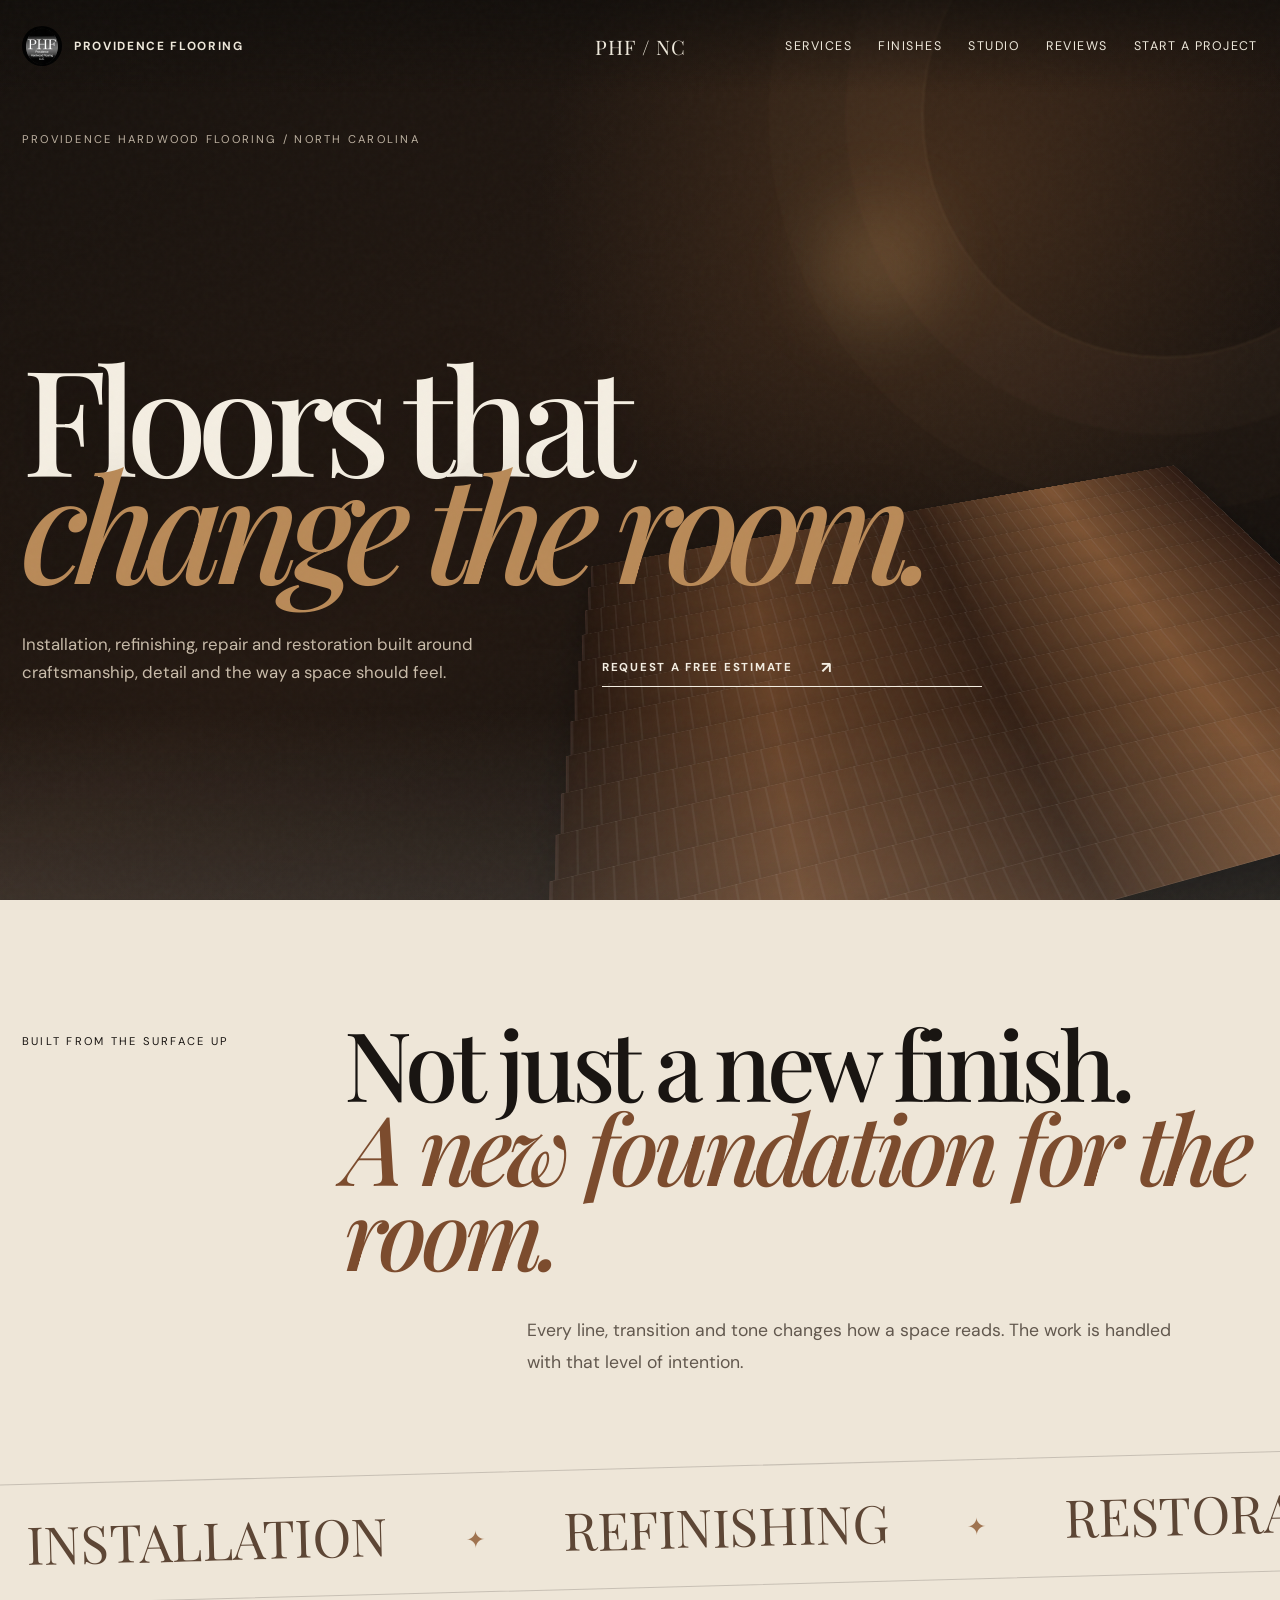
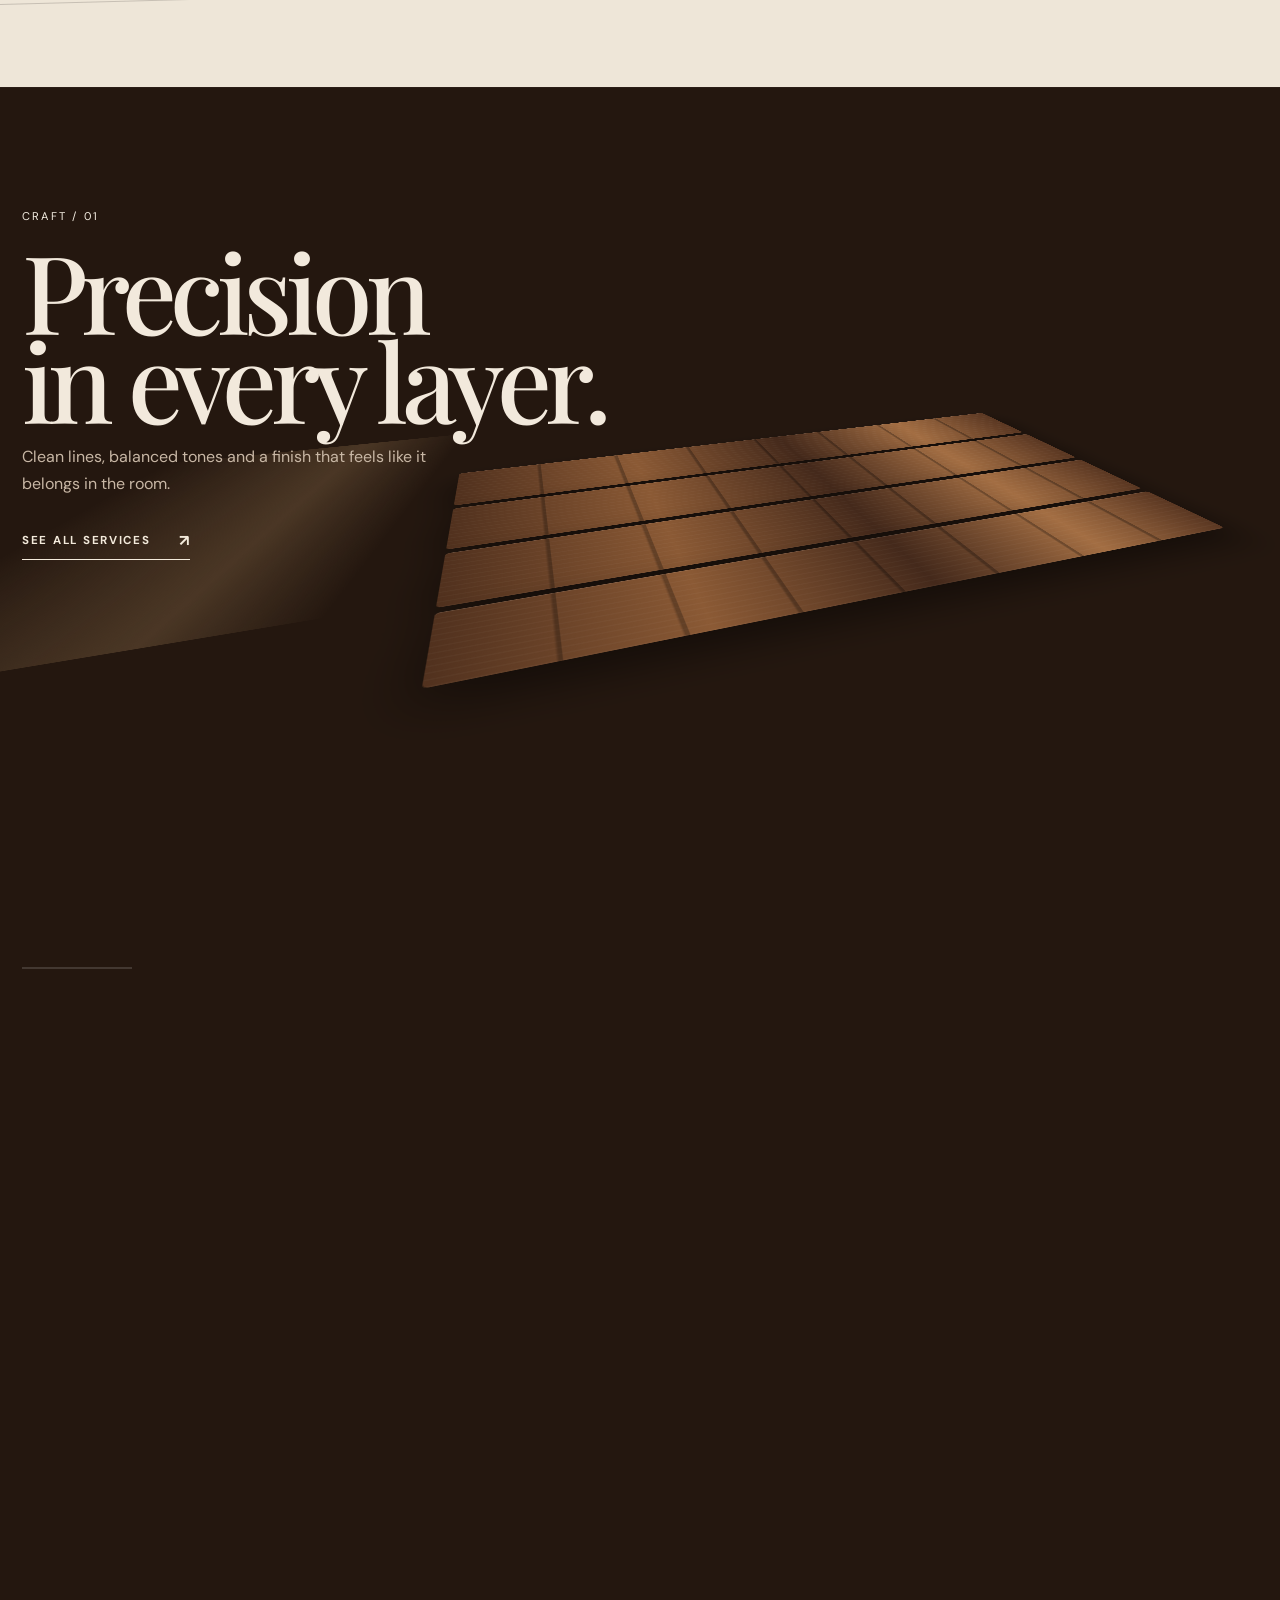
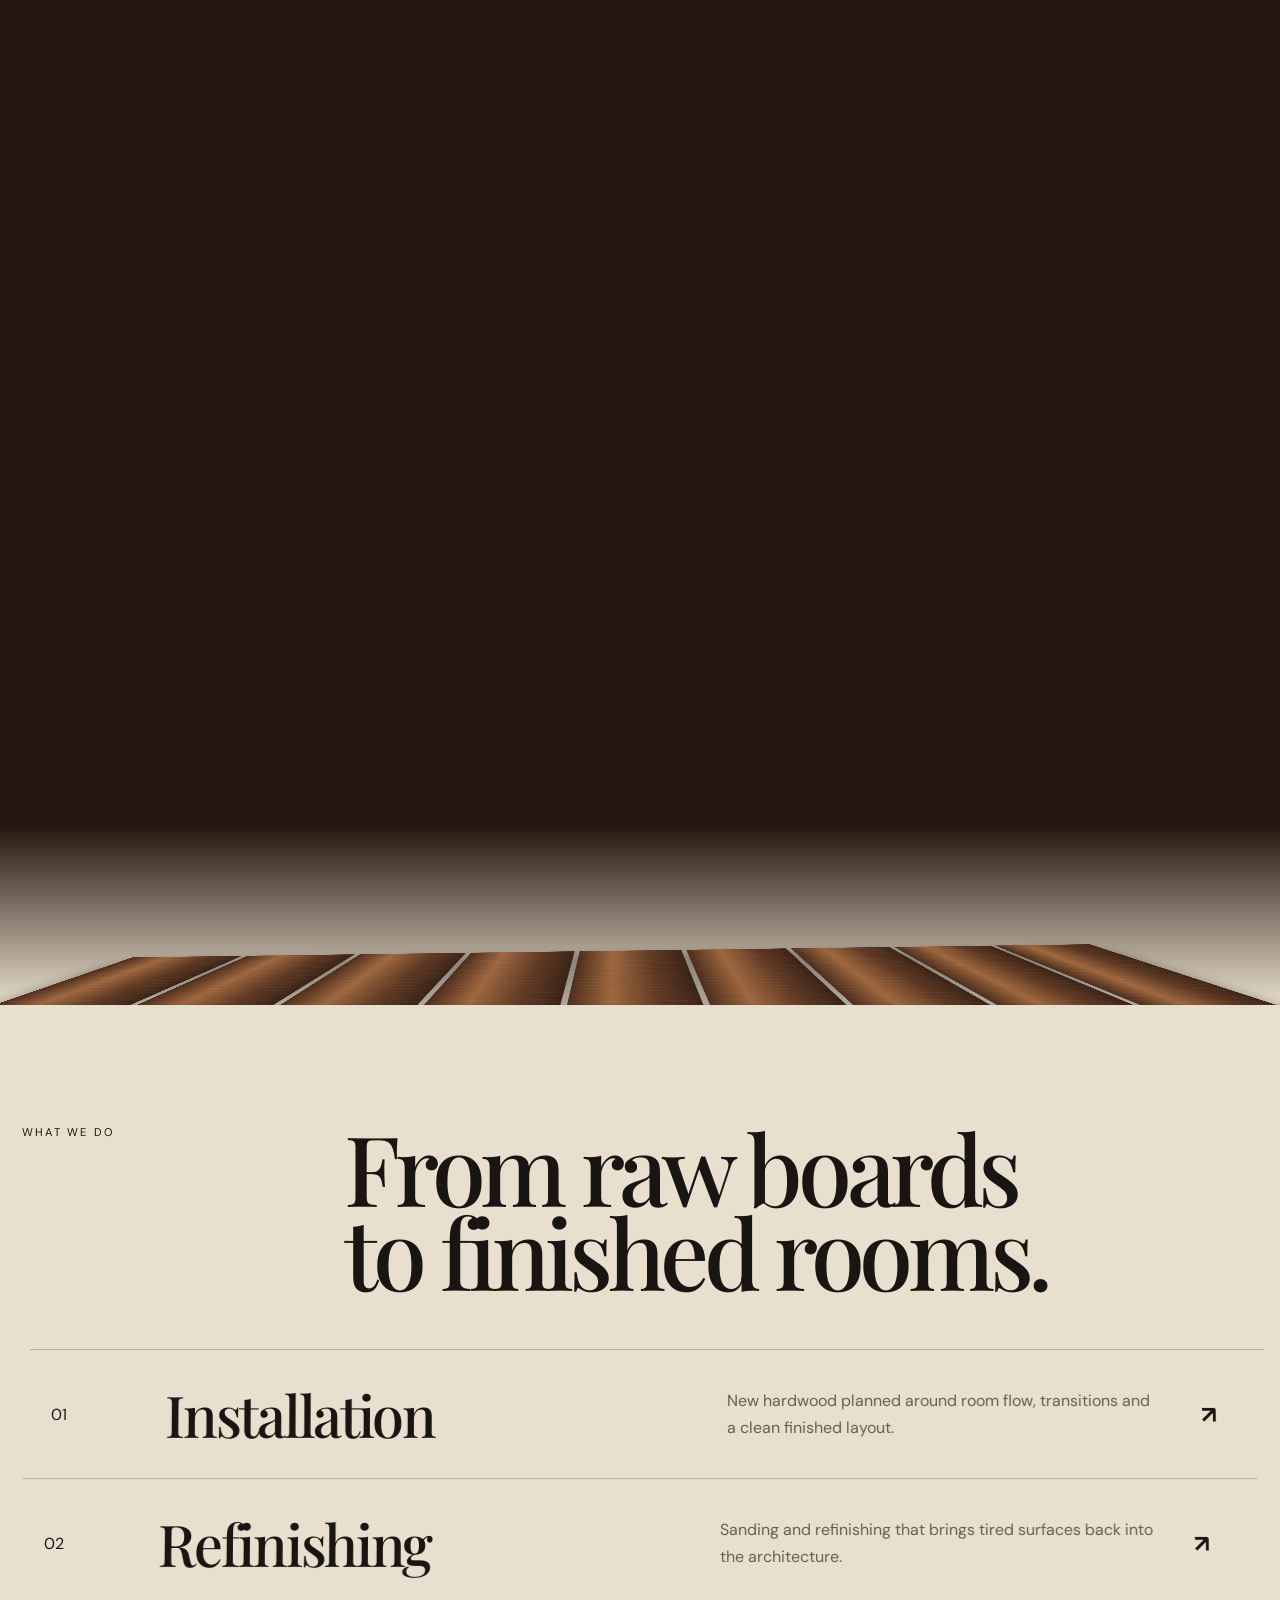
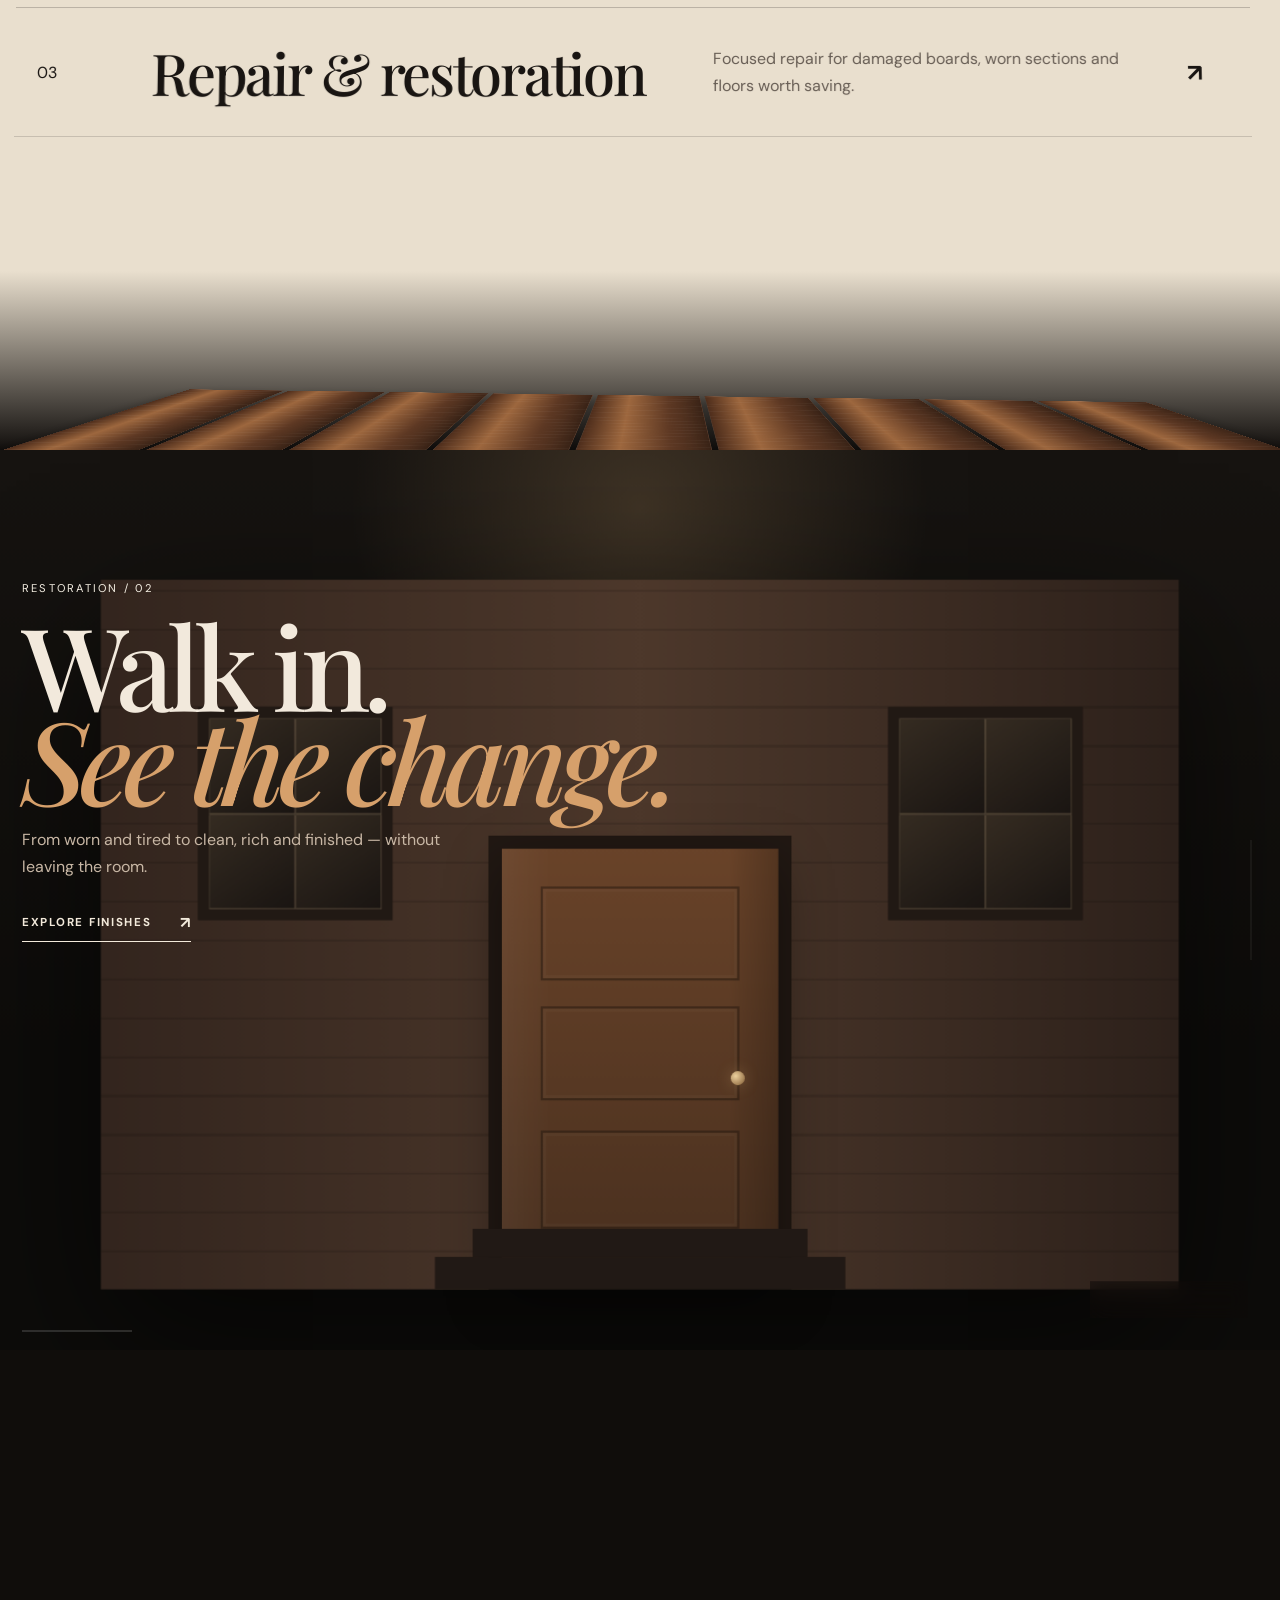
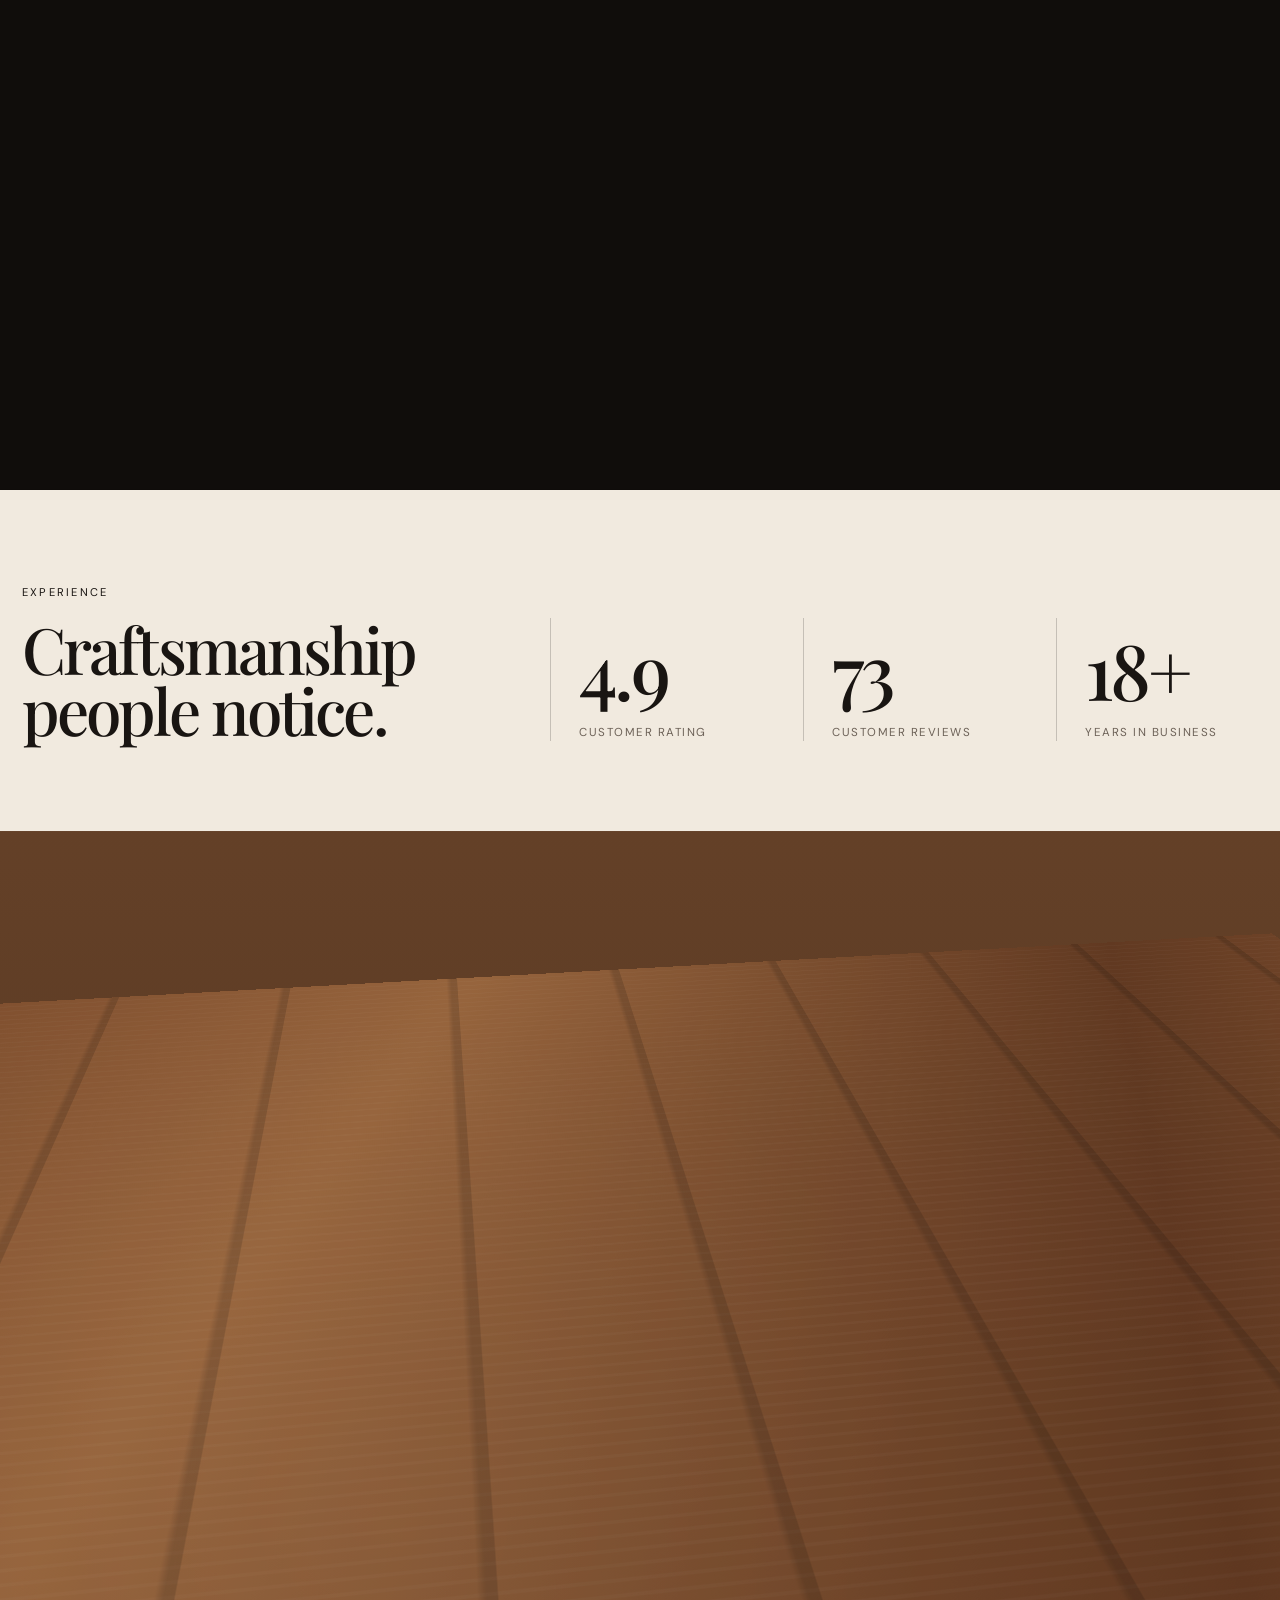
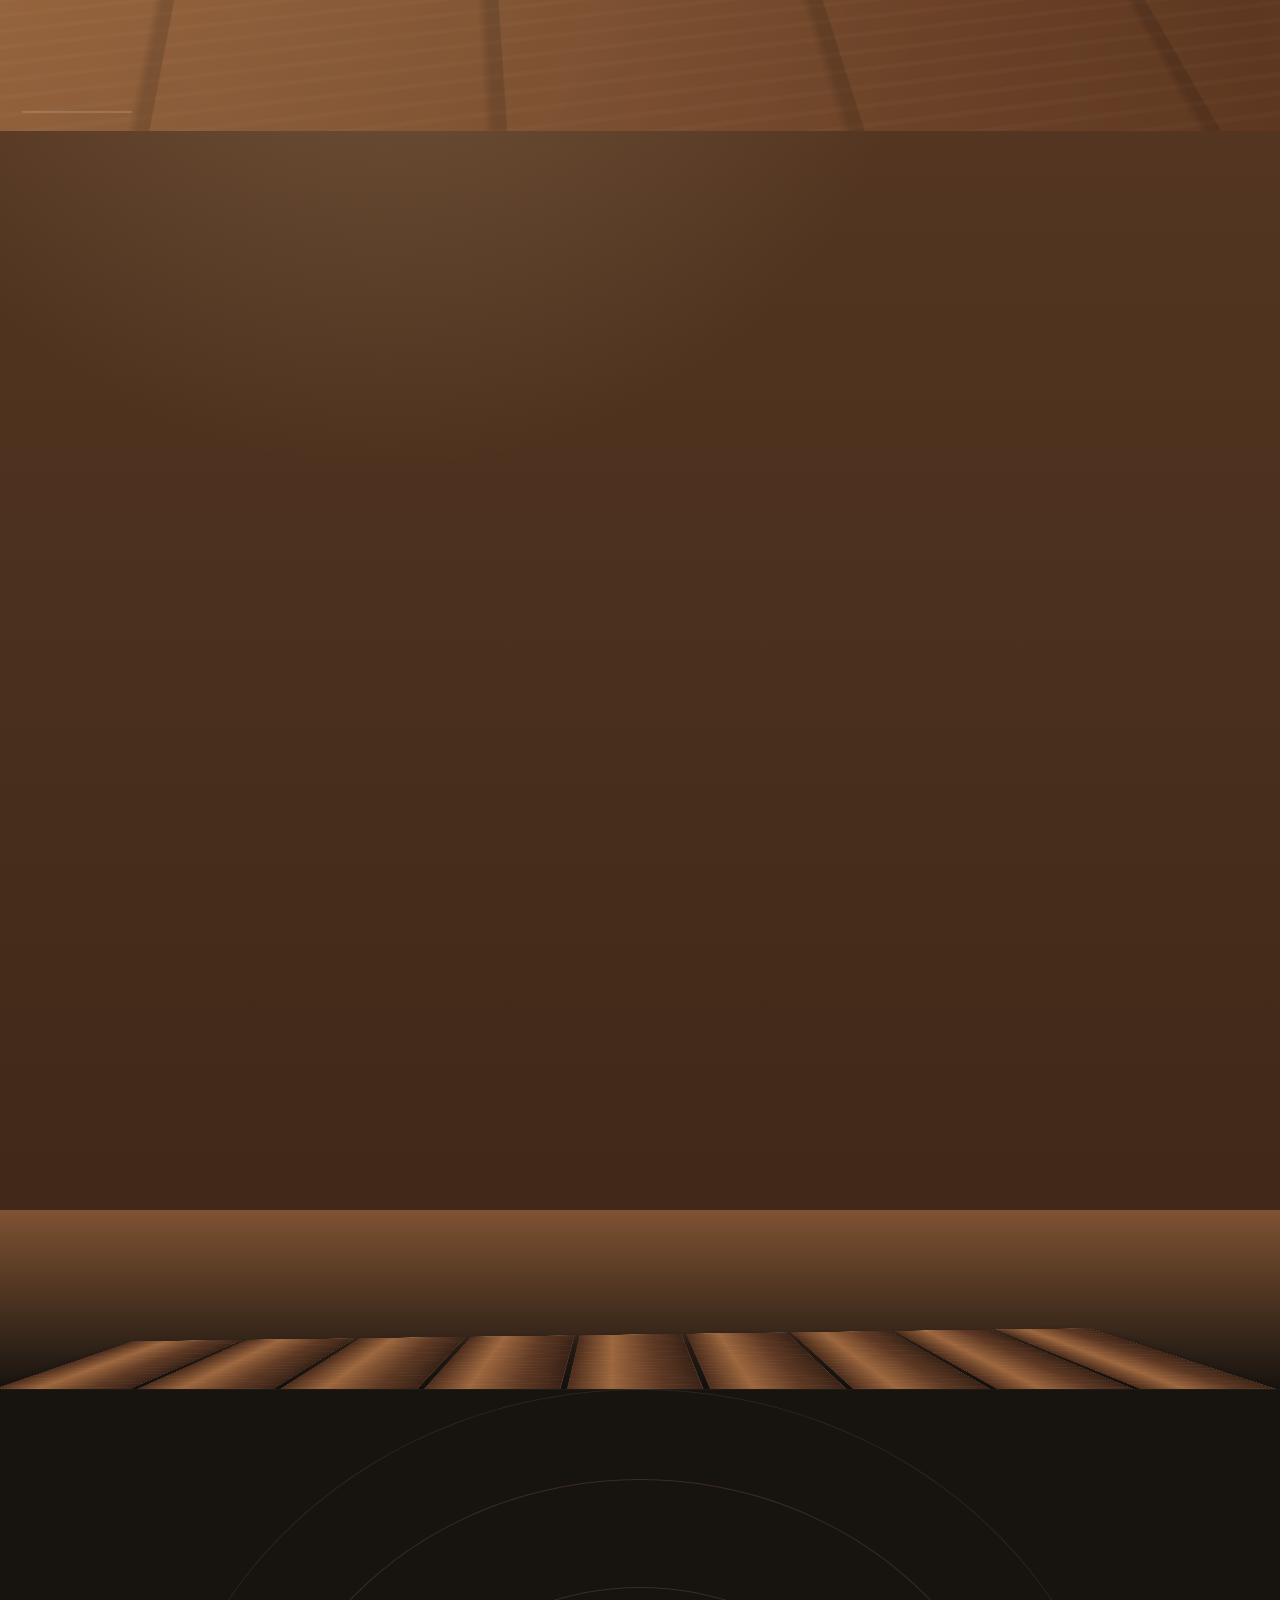
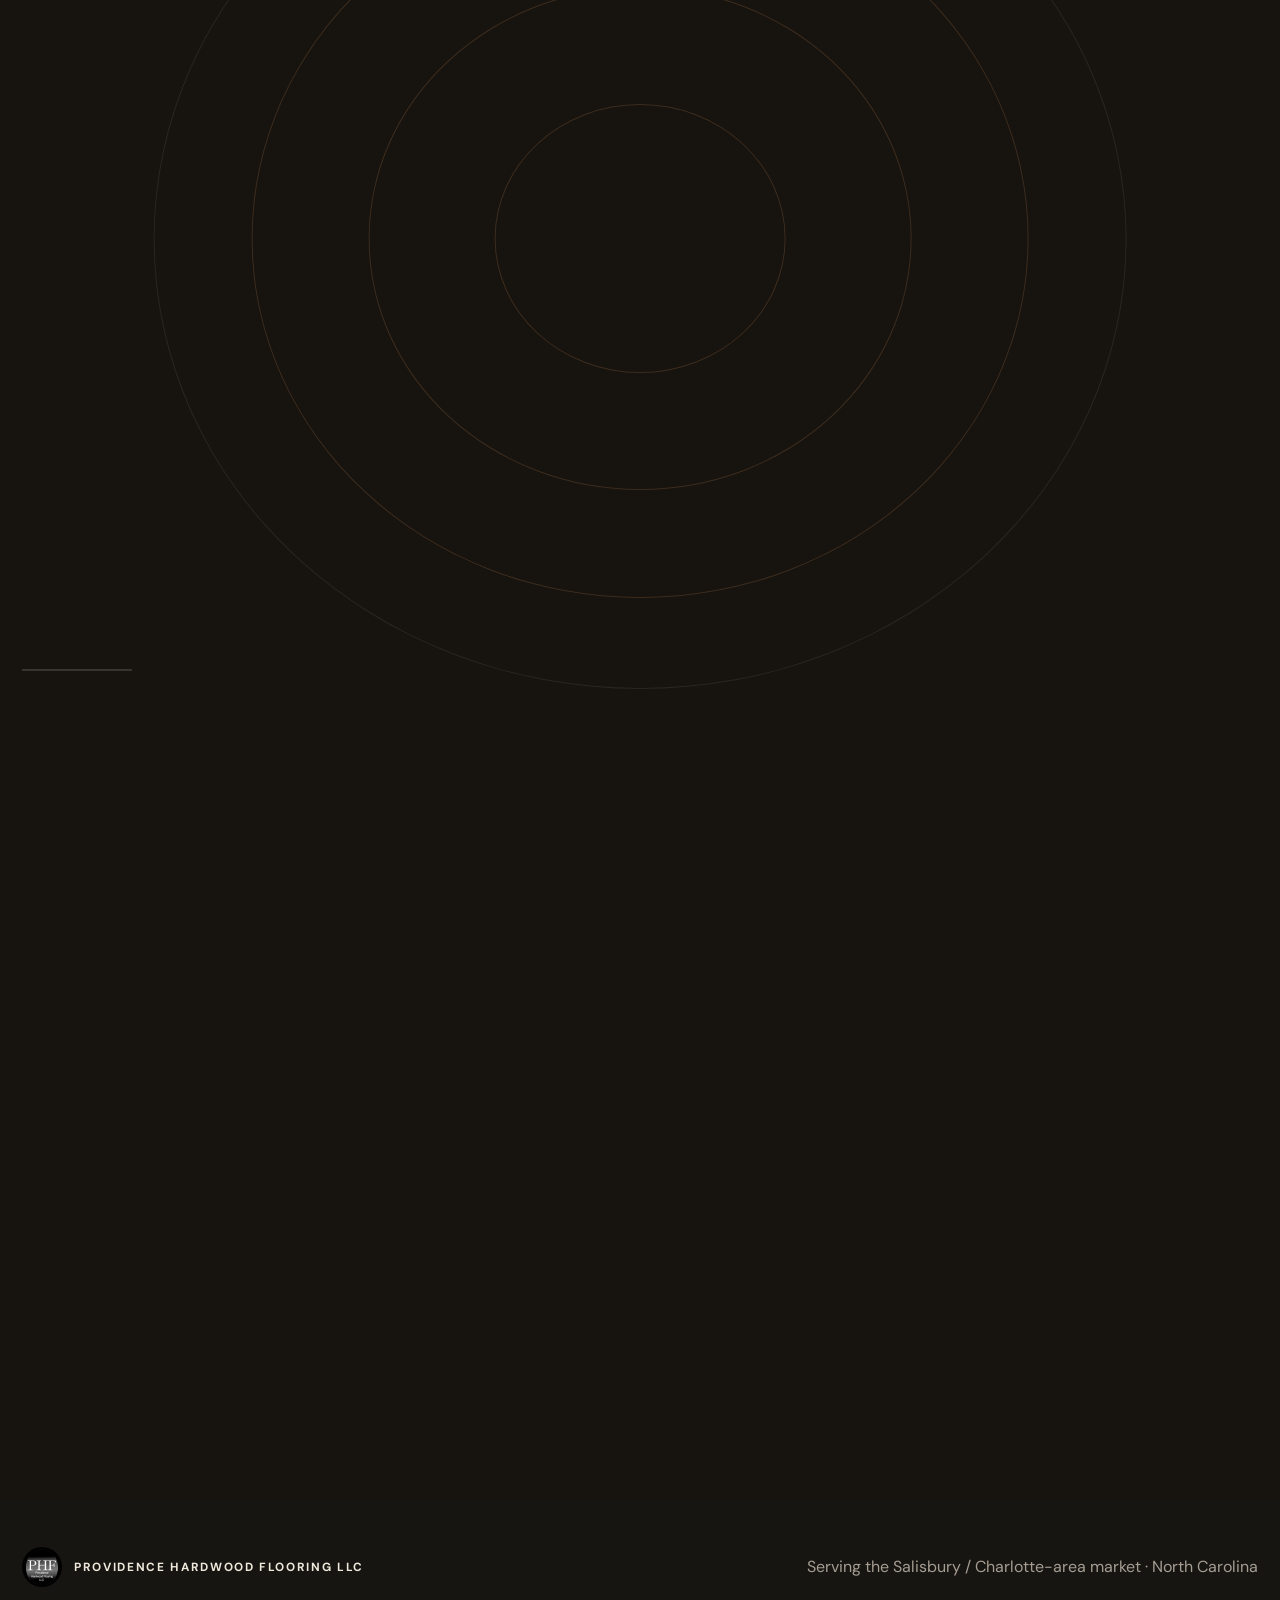
<file: index.html>
<!doctype html>
<html lang="en">
<head>
<meta charset="utf-8">
<meta name="viewport" content="width=device-width,initial-scale=1">
<title>Providence Hardwood Flooring LLC</title>
<meta name="description" content="Hardwood installation, refinishing, repair and restoration in North Carolina.">
<link rel="stylesheet" href="styles.css">
</head>
<body class="home-v2">
<div class="noise"></div>

<header class="nav">
  <div class="shell nav-inner">
    <a class="brand" href="index.html"><img src="logo.jpeg" alt="Providence Hardwood Flooring logo"><span>Providence Flooring</span></a>
    <div class="nav-mark">PHF / NC</div>
    <nav class="links">
      <a href="services.html">Services</a>
      <a href="gallery.html">Finishes</a>
      <a href="about.html">Studio</a>
      <a href="reviews.html">Reviews</a>
      <a href="contact.html">Start a project</a>
    </nav>
    <button class="menu-btn" aria-label="Menu">☰</button>
  </div>
  <div class="mobile-panel">
    <a href="services.html">Services</a><a href="gallery.html">Finishes</a><a href="about.html">Studio</a><a href="reviews.html">Reviews</a><a href="contact.html">Start a project</a>
  </div>
</header>

<main>
<section class="phf-hero phf-scene" data-scene="hero">
  <div class="phf-ambient phf-ambient-a"></div>
  <div class="phf-ambient phf-ambient-b"></div>

  <div class="shell phf-hero-layout">
    <div class="phf-eyebrow">Providence Hardwood Flooring / North Carolina</div>
    <h1>Floors that<br><em>change the room.</em></h1>
    <div class="phf-hero-bottom">
      <p>Installation, refinishing, repair and restoration built around craftsmanship, detail and the way a space should feel.</p>
      <a class="phf-action" href="contact.html"><span>Request a free estimate</span><b>↗</b></a>
    </div>
  </div>

  <div class="phf-hero-deck" aria-hidden="true">
    <div class="phf-deck-track">
      <i style="--n:0"></i><i style="--n:1"></i><i style="--n:2"></i><i style="--n:3"></i><i style="--n:4"></i>
      <i style="--n:5"></i><i style="--n:6"></i><i style="--n:7"></i><i style="--n:8"></i><i style="--n:9"></i>
      <i style="--n:10"></i><i style="--n:11"></i><i style="--n:12"></i>
    </div>
  </div>
</section>

<section class="phf-intro phf-scene" data-scene="intro">
  <div class="shell phf-intro-grid">
    <div class="phf-side-note">Built from the surface up</div>
    <div>
      <h2>Not just a new finish.<br><em>A new foundation for the room.</em></h2>
      <p>Every line, transition and tone changes how a space reads. The work is handled with that level of intention.</p>
    </div>
  </div>

  <div class="phf-ribbon" aria-hidden="true">
    <span>INSTALLATION</span><span>REFINISHING</span><span>RESTORATION</span><span>REPAIR</span><span>CRAFT</span>
  </div>
</section>

<section class="phf-material phf-scene phf-pinned-scene" data-scene="material">
  <div class="phf-material-pin">
    <div class="shell phf-material-copy">
      <span class="phf-kicker">Craft / 01</span>
      <h2>Precision<br>in every layer.</h2>
      <p>Clean lines, balanced tones and a finish that feels like it belongs in the room.</p>
      <a class="phf-action phf-action-light" href="services.html"><span>See all services</span><b>↗</b></a>
    </div>

    <div class="phf-layer-stage" aria-hidden="true">
      <div class="phf-layer phf-layer-1"></div>
      <div class="phf-layer phf-layer-2"></div>
      <div class="phf-layer phf-layer-3"></div>
      <div class="phf-layer phf-layer-4"></div>
      <div class="phf-layer phf-layer-5"></div>
      <div class="phf-layer phf-layer-6"></div>
      <div class="phf-layer phf-layer-7"></div>
      <div class="phf-layer-light"></div>
    </div>

    <div class="phf-process-notes">
      <div class="phf-process-note phf-process-note-a"><span>01</span><strong>Plan the room</strong><small>Layout, transitions and flow.</small></div>
      <div class="phf-process-note phf-process-note-b"><span>02</span><strong>Shape the surface</strong><small>Preparation, repair and detail.</small></div>
      <div class="phf-process-note phf-process-note-c"><span>03</span><strong>Finish with intent</strong><small>Tone, sheen and final character.</small></div>
    </div>
  </div>
</section>

<div class="phf-floor-bridge phf-floor-bridge-a" aria-hidden="true">
  <div class="phf-bridge-track">
    <i></i><i></i><i></i><i></i><i></i><i></i><i></i><i></i><i></i>
  </div>
</div>

<section class="phf-services phf-scene" data-scene="services">
  <div class="shell">
    <div class="phf-section-head">
      <span class="phf-kicker">What we do</span>
      <h2>From raw boards<br>to finished rooms.</h2>
    </div>

    <div class="phf-service-stack">
      <a href="services.html" class="phf-service-card" data-depth=".18">
        <span>01</span><h3>Installation</h3><p>New hardwood planned around room flow, transitions and a clean finished layout.</p><b>↗</b>
      </a>
      <a href="services.html" class="phf-service-card" data-depth=".28">
        <span>02</span><h3>Refinishing</h3><p>Sanding and refinishing that brings tired surfaces back into the architecture.</p><b>↗</b>
      </a>
      <a href="services.html" class="phf-service-card" data-depth=".38">
        <span>03</span><h3>Repair & restoration</h3><p>Focused repair for damaged boards, worn sections and floors worth saving.</p><b>↗</b>
      </a>
    </div>
  </div>
</section>

<div class="phf-floor-bridge phf-floor-bridge-b" aria-hidden="true">
  <div class="phf-bridge-track"><i></i><i></i><i></i><i></i><i></i><i></i><i></i><i></i><i></i></div>
</div>
<section class="phf-portal phf-scene phf-pinned-scene" data-scene="portal">
  <div class="phf-portal-pin">
    <div class="phf-renovation-scene" aria-hidden="true">

      <div class="phf-house-exterior">
        <div class="phf-house-sky"></div>
        <div class="phf-house-front">
          <div class="phf-window phf-window-left"><span></span><span></span><span></span><span></span></div>
          <div class="phf-window phf-window-right"><span></span><span></span><span></span><span></span></div>

          <div class="phf-entry-frame">
            <div class="phf-entry-door">
              <div class="phf-door-detail phf-door-detail-a"></div>
              <div class="phf-door-detail phf-door-detail-b"></div>
              <div class="phf-door-detail phf-door-detail-c"></div>
              <div class="phf-door-handle"></div>
            </div>
            <div class="phf-entry-warmth"></div>
          </div>

          <div class="phf-front-step phf-front-step-one"></div>
          <div class="phf-front-step phf-front-step-two"></div>
        </div>
      </div>

      <div class="phf-room-reveal">
        <div class="phf-room-ceiling"></div>
        <div class="phf-room-wall phf-room-wall-left"></div>
        <div class="phf-room-wall phf-room-wall-right"></div>

        <div class="phf-room-back">
          <div class="phf-room-window"><span></span><span></span><span></span><span></span></div>
          <div class="phf-room-art"></div>
          <div class="phf-room-table"></div>
        </div>

        <div class="phf-floor-stage">
          <div class="phf-floor-surface phf-old-floor">
            <i></i><i></i><i></i><i></i><i></i><i></i><i></i><i></i><i></i><i></i><i></i><i></i><i></i><i></i>
          </div>
          <div class="phf-floor-surface phf-new-floor">
            <i></i><i></i><i></i><i></i><i></i><i></i><i></i><i></i><i></i><i></i><i></i><i></i><i></i><i></i>
          </div>
          <div class="phf-refinish-wave"></div>
          <div class="phf-floor-shine"></div>
        </div>

        <div class="phf-floor-focus-vignette"></div>
        <div class="phf-floor-focus-line"></div>
        <div class="phf-room-light"></div>
      </div>
    </div>

    <div class="shell phf-portal-copy">
      <span class="phf-kicker">Restoration / 02</span>
      <h2>Walk in.<br><em>See the change.</em></h2>
      <p>From worn and tired to clean, rich and finished — without leaving the room.</p>
      <a class="phf-action phf-action-light" href="gallery.html"><span>Explore finishes</span><b>↗</b></a>
    </div>

    <div class="phf-renovation-label">
      <span class="phf-renovation-step">Entering the space</span>
    </div>

    <div class="phf-scene-progress"><span></span></div>
  </div>
</section>

<section class="phf-proof phf-scene" data-scene="proof">
  <div class="shell phf-proof-grid">
    <div class="phf-proof-intro">
      <span class="phf-kicker">Experience</span>
      <h2>Craftsmanship people notice.</h2>
    </div>
    <div class="phf-metric"><strong>4.9</strong><span>customer rating</span></div>
    <div class="phf-metric"><strong>73</strong><span>customer reviews</span></div>
    <div class="phf-metric"><strong>18+</strong><span>years in business</span></div>
  </div>
</section>

<section class="phf-quote phf-scene phf-pinned-scene" data-scene="quote">
  <div class="phf-quote-pin">
    <div class="phf-quote-surface" aria-hidden="true"></div>
  <div class="shell phf-quote-grid">
    <div class="phf-quote-stars">★★★★★</div>
    <blockquote>“Professionalism, punctuality, coupled with great craftsmanship.”</blockquote>
    <a class="phf-action" href="reviews.html"><span>Read reviews</span><b>↗</b></a>
  </div>
  </div>
</section>

<div class="phf-floor-bridge phf-floor-bridge-c" aria-hidden="true">
  <div class="phf-bridge-track"><i></i><i></i><i></i><i></i><i></i><i></i><i></i><i></i><i></i></div>
</div>
<section class="phf-final phf-scene phf-pinned-scene" data-scene="final">
  <div class="phf-final-pin">
    <div class="phf-final-orbit" aria-hidden="true"><span></span><span></span><span></span></div>
  <div class="shell phf-final-inner">
    <span class="phf-kicker">Your space, next</span>
    <h2>Start from<br>the ground up.</h2>
    <p>Tell us what your floor needs. We’ll take it from there.</p>
    <a class="phf-final-button" href="contact.html"><span>Request a free estimate</span><b>↗</b></a>
  </div>
  </div>
</section>
</main>

<footer class="footer">
  <div class="shell footer-grid">
    <a class="brand" href="index.html"><img src="logo.jpeg" alt=""><span>Providence Hardwood Flooring LLC</span></a>
    <div>Serving the Salisbury / Charlotte-area market · North Carolina</div>
  </div>
</footer>

<script src="app.js"></script>
</body>
</html>
</file>
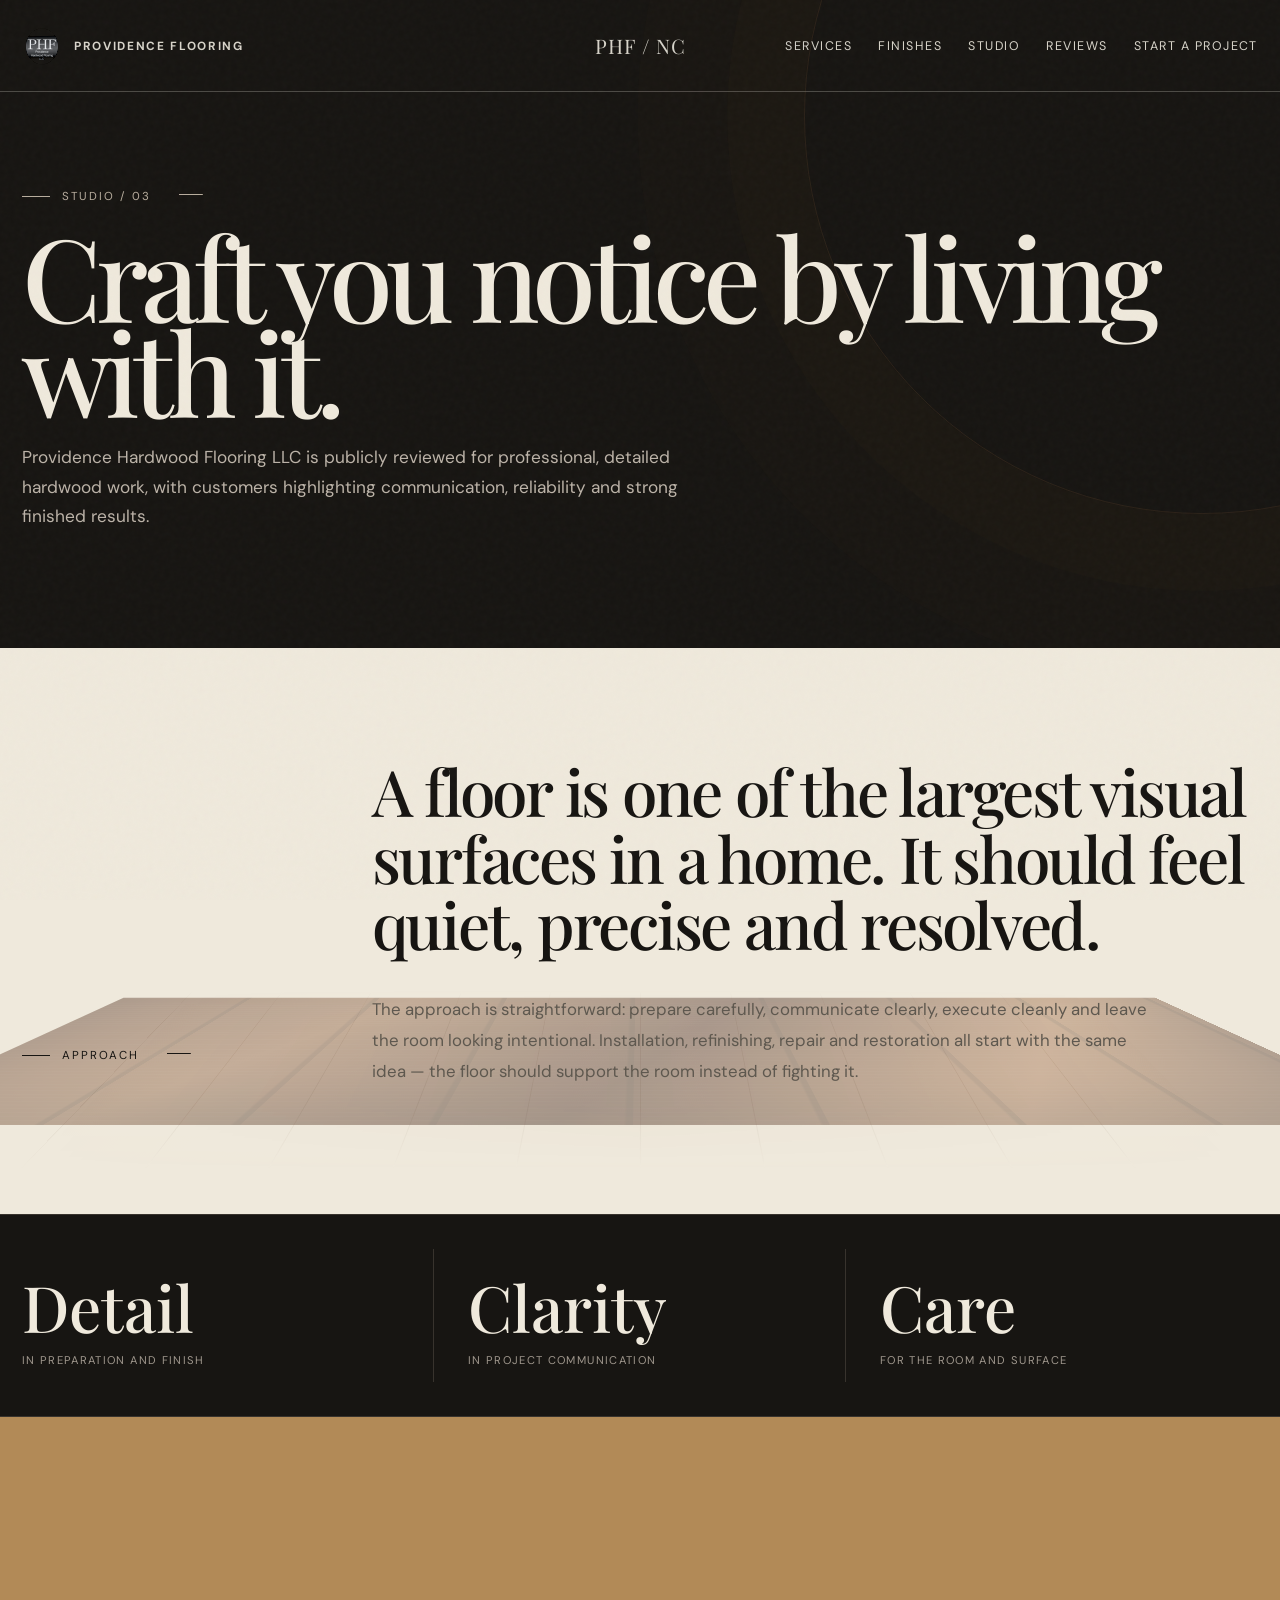
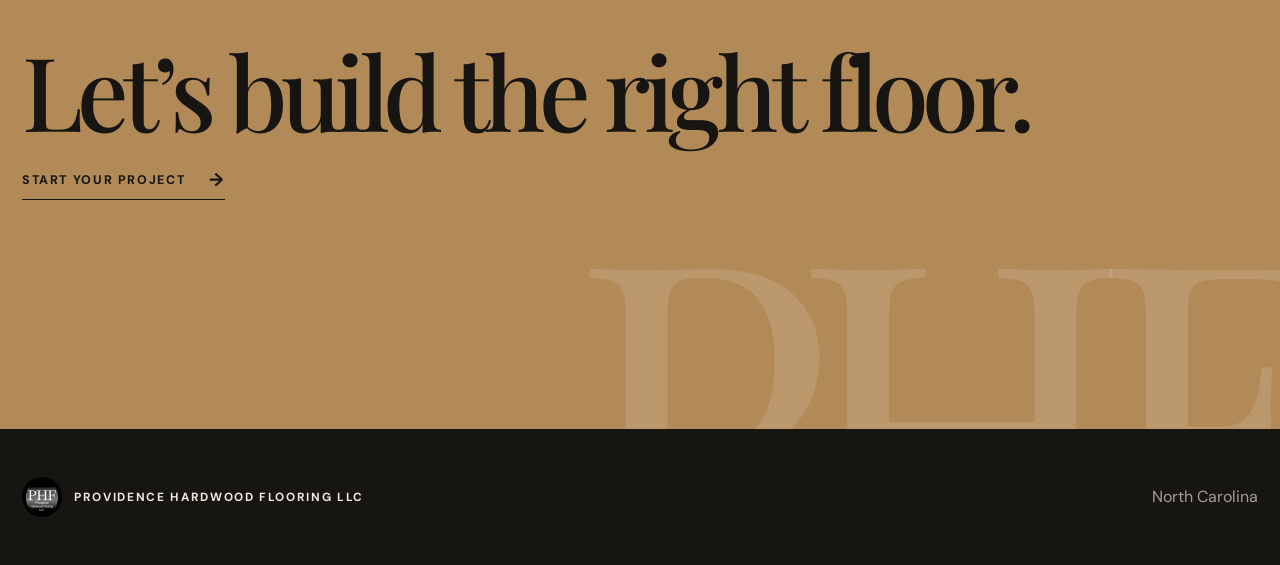
<file: about.html>
<!doctype html><html lang="en"><head><meta charset="utf-8"><meta name="viewport" content="width=device-width,initial-scale=1"><title>The Work | Providence Hardwood Flooring LLC</title><link rel="stylesheet" href="styles.css"></head><body><div class="noise"></div>
<header class="nav"><div class="shell nav-inner"><a class="brand" href="index.html"><img src="logo.jpeg" alt="Providence Hardwood Flooring logo"><span>Providence Flooring</span></a><div class="nav-mark">PHF / NC</div><nav class="links"><a href="services.html">Services</a><a href="gallery.html">Finishes</a><a href="about.html">Studio</a><a href="reviews.html">Reviews</a><a href="contact.html">Start a project</a></nav><button class="menu-btn">☰</button></div><div class="mobile-panel"><a href="services.html">Services</a><a href="gallery.html">Finishes</a><a href="about.html">Studio</a><a href="reviews.html">Reviews</a><a href="contact.html">Start a project</a></div></header>
<main><section class="page-hero"><div class="shell"><div class="section-label">Studio / 03</div><h1>Craft you notice by living with it.</h1><p>Providence Hardwood Flooring LLC is publicly reviewed for professional, detailed hardwood work, with customers highlighting communication, reliability and strong finished results.</p></div></section>
<section class="content-section"><div class="shell editorial-grid"><div class="section-label">Approach</div><div class="editorial-main"><p class="large-copy">A floor is one of the largest visual surfaces in a home. It should feel quiet, precise and resolved.</p><p class="body-copy">The approach is straightforward: prepare carefully, communicate clearly, execute cleanly and leave the room looking intentional. Installation, refinishing, repair and restoration all start with the same idea — the floor should support the room instead of fighting it.</p></div></div></section>
<section class="proof-band"><div class="shell proof-grid"><div class="proof-item"><strong>Detail</strong><span>In preparation and finish</span></div><div class="proof-item"><strong>Clarity</strong><span>In project communication</span></div><div class="proof-item"><strong>Care</strong><span>For the room and surface</span></div></div></section>
<section class="cta-architect"><div class="shell"><h2>Let’s build the right floor.</h2><a class="text-link" href="contact.html">Start your project <b>→</b></a></div></section></main>
<footer class="footer"><div class="shell footer-grid"><a class="brand" href="index.html"><img src="logo.jpeg" alt=""><span>Providence Hardwood Flooring LLC</span></a><div>North Carolina</div></div></footer><script src="app.js"></script></body></html>
</file>
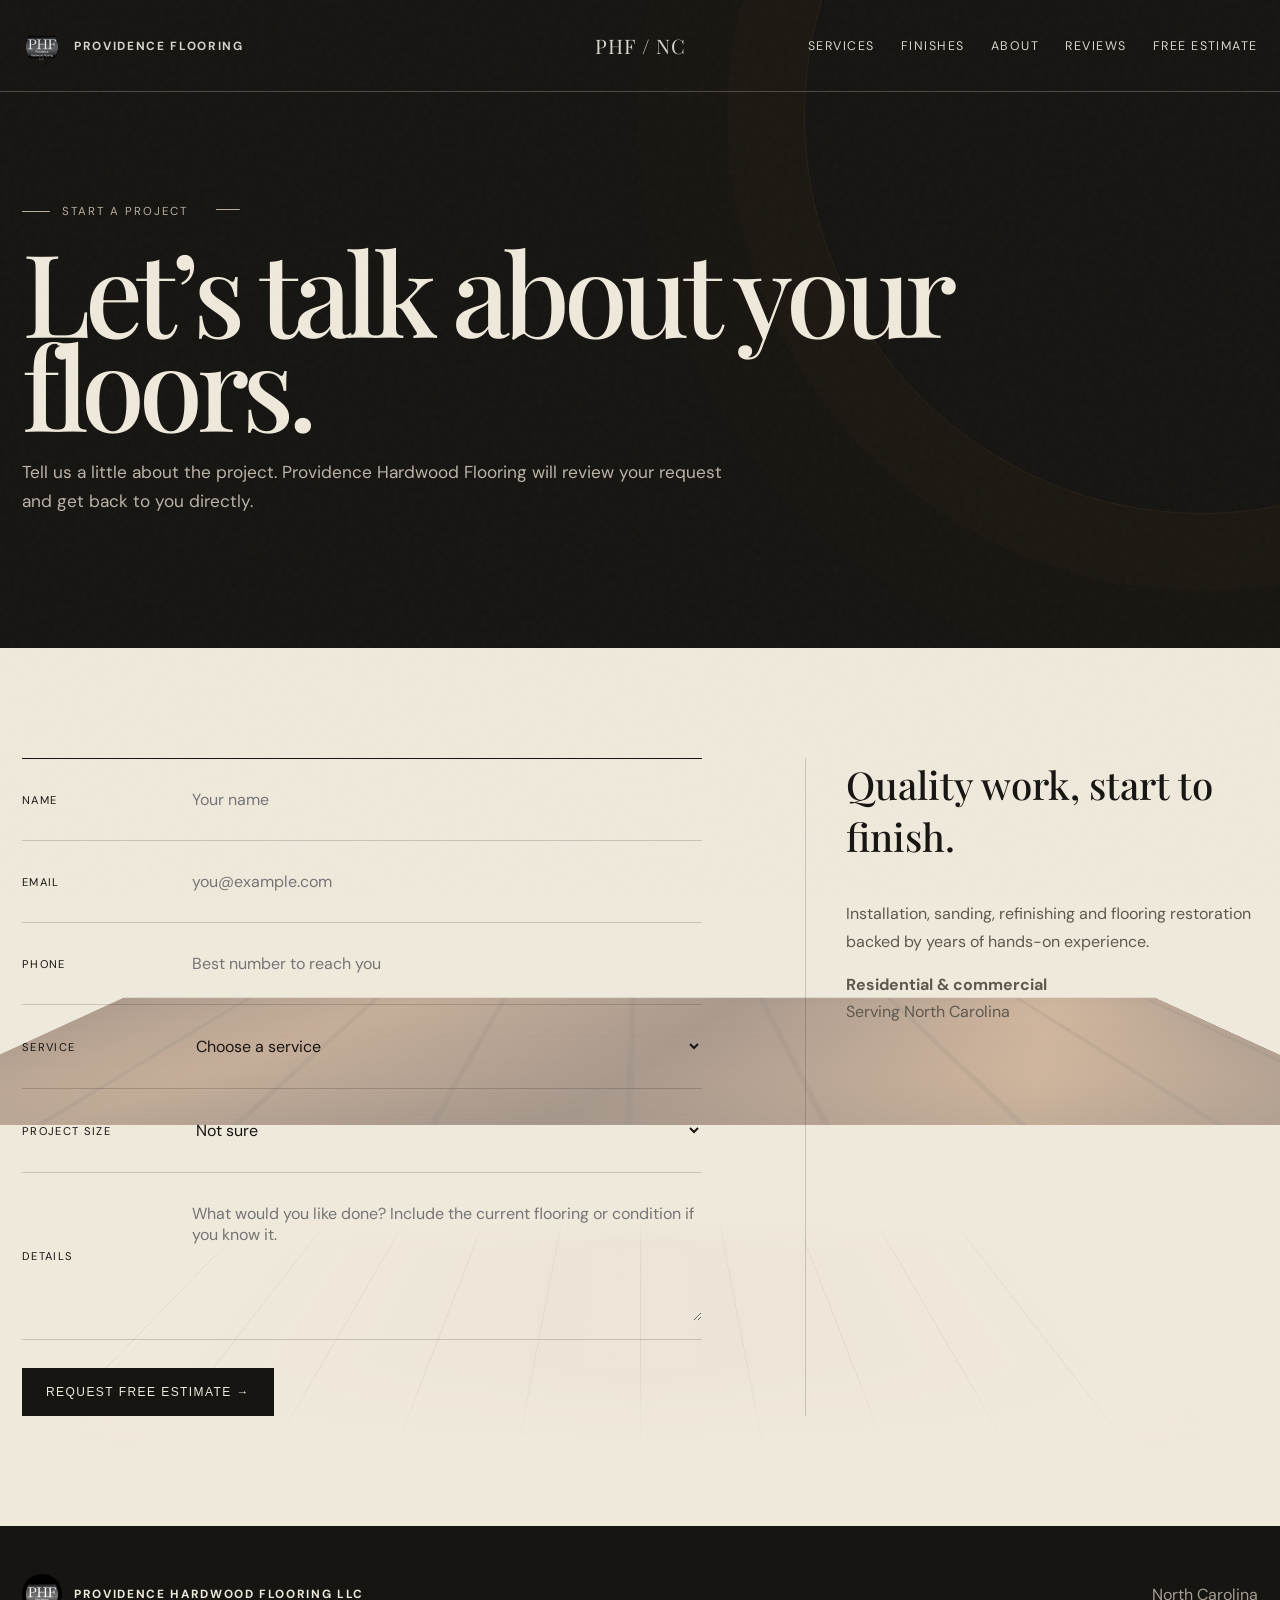
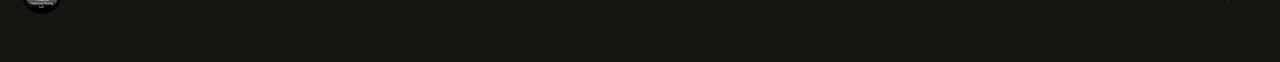
<file: contact.html>
<!doctype html><html lang="en"><head><meta charset="utf-8"><meta name="viewport" content="width=device-width,initial-scale=1"><title>Free Estimate | Providence Hardwood Flooring LLC</title><meta name="description" content="Request a free flooring estimate from Providence Hardwood Flooring LLC."><link rel="stylesheet" href="styles.css"></head><body><div class="noise"></div>
<header class="nav"><div class="shell nav-inner"><a class="brand" href="index.html"><img src="logo.jpeg" alt="Providence Hardwood Flooring logo"><span>Providence Flooring</span></a><div class="nav-mark">PHF / NC</div><nav class="links"><a href="services.html">Services</a><a href="gallery.html">Finishes</a><a href="about.html">About</a><a href="reviews.html">Reviews</a><a href="contact.html">Free Estimate</a></nav><button class="menu-btn" aria-label="Menu">☰</button></div><div class="mobile-panel"><a href="services.html">Services</a><a href="gallery.html">Finishes</a><a href="about.html">About</a><a href="reviews.html">Reviews</a><a href="contact.html">Free Estimate</a></div></header>
<main><section class="page-hero"><div class="shell"><div class="section-label">Start a Project</div><h1>Let’s talk about your floors.</h1><p>Tell us a little about the project. Providence Hardwood Flooring will review your request and get back to you directly.</p></div></section>
<section class="content-section"><div class="shell contact-layout"><form class="form" action="https://formsubmit.co/Dannywinz19@gmail.com" method="POST">
<input type="hidden" name="_subject" value="New Providence Flooring Estimate Request">
<input type="hidden" name="_template" value="table">
<input type="hidden" name="_captcha" value="false">
<input type="hidden" id="quote-return-url" name="_next" value="">
<div class="field"><label>Name</label><input name="Name" placeholder="Your name" required></div>
<div class="field"><label>Email</label><input name="Email" type="email" placeholder="you@example.com" required></div>
<div class="field"><label>Phone</label><input name="Phone" type="tel" placeholder="Best number to reach you" required></div>
<div class="field"><label>Service</label><select name="Service" required><option value="">Choose a service</option><option>Hardwood installation</option><option>Hardwood refinishing</option><option>Floor repair</option><option>Floor restoration</option><option>Laminate / luxury vinyl</option><option>Not sure yet</option></select></div>
<div class="field"><label>Project size</label><select name="Project size"><option>Not sure</option><option>Under 500 sq ft</option><option>500–1,000 sq ft</option><option>1,001–1,500 sq ft</option><option>1,500+ sq ft</option></select></div>
<div class="field"><label>Details</label><textarea name="Project details" placeholder="What would you like done? Include the current flooring or condition if you know it." required></textarea></div>
<button type="submit">Request Free Estimate →</button></form>
<aside class="contact-aside"><h3>Quality work, start to finish.</h3><p>Installation, sanding, refinishing and flooring restoration backed by years of hands-on experience.</p><p><strong>Residential & commercial</strong><br>Serving North Carolina</p></aside></div></section></main>
<footer class="footer"><div class="shell footer-grid"><a class="brand" href="index.html"><img src="logo.jpeg" alt=""><span>Providence Hardwood Flooring LLC</span></a><div>North Carolina</div></div></footer><script>
(function () {
  var next = document.getElementById("quote-return-url");
  if (!next) return;
  var base = window.location.href.replace(/contact\.html(?:[?#].*)?$/, "");
  if (!base.endsWith("/")) base += "/";
  next.value = base + "thanks.html";
})();
</script><script src="app.js"></script></body></html>
</file>
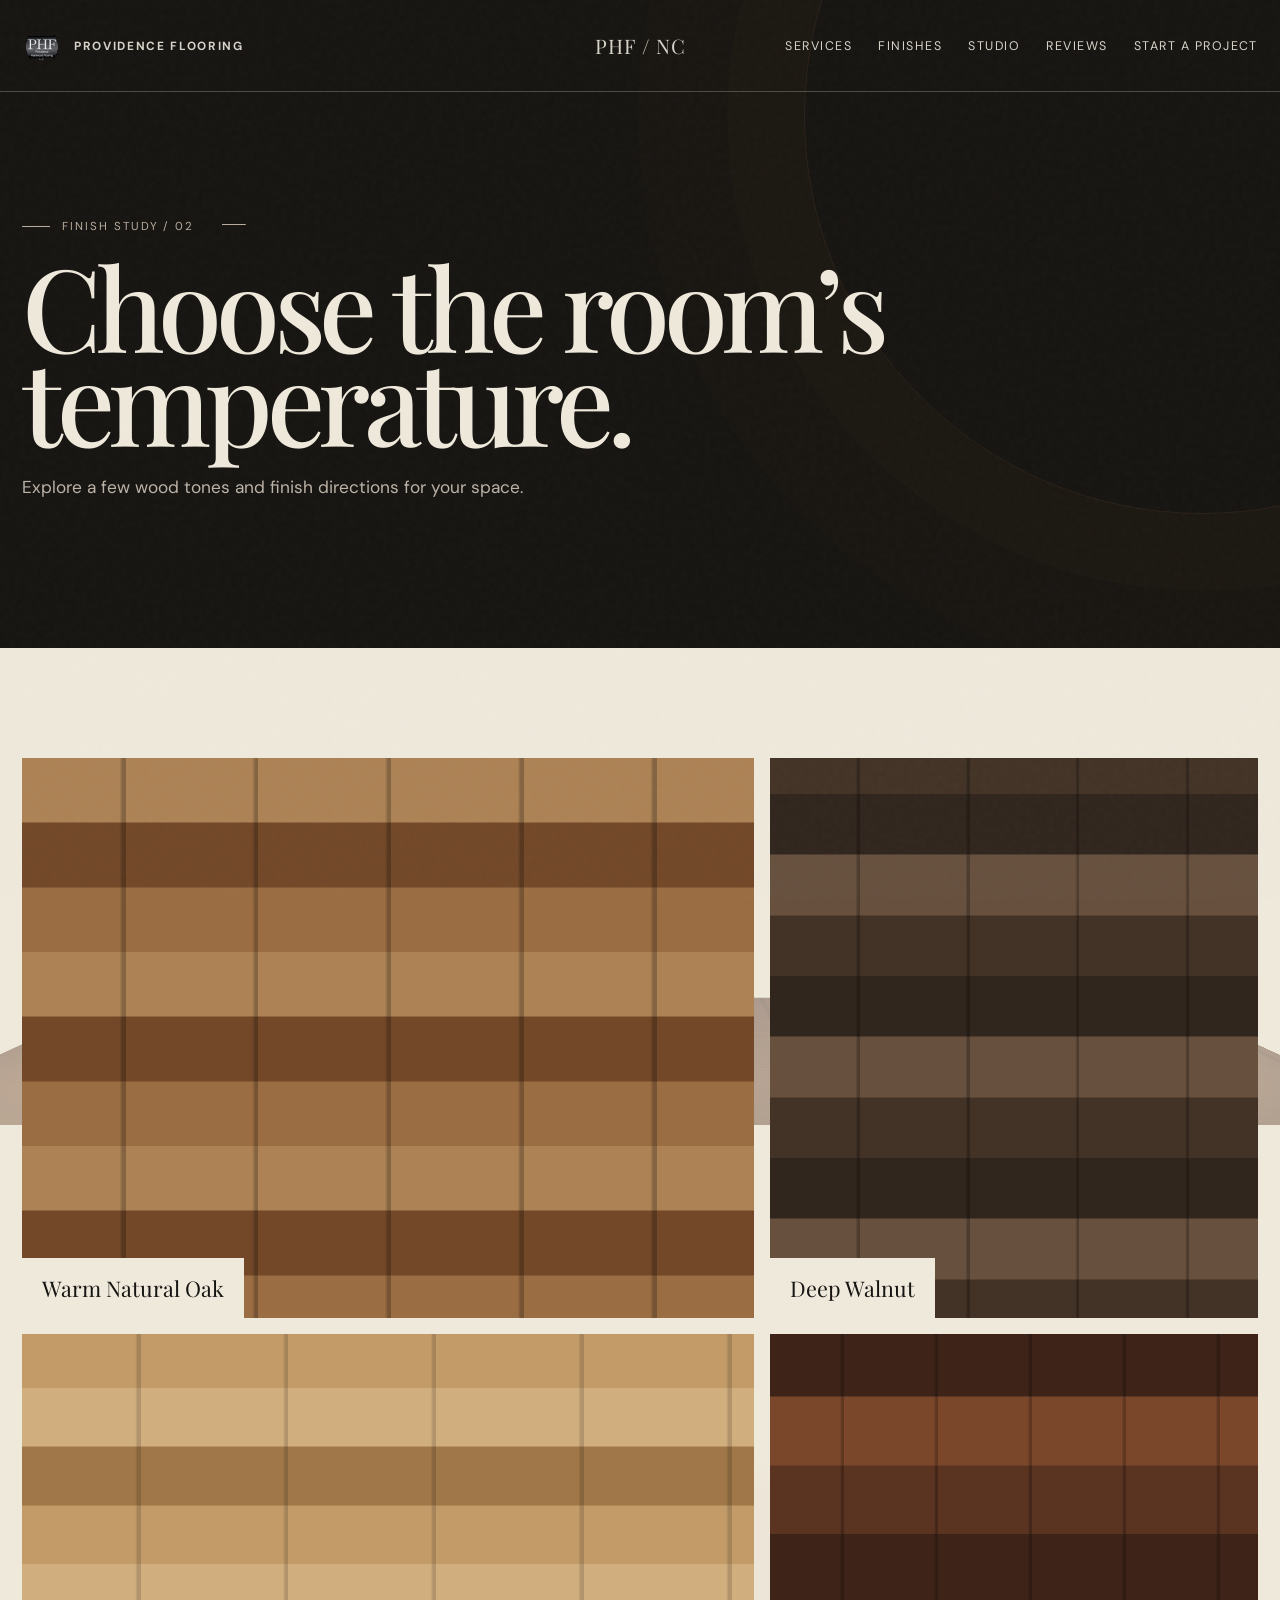
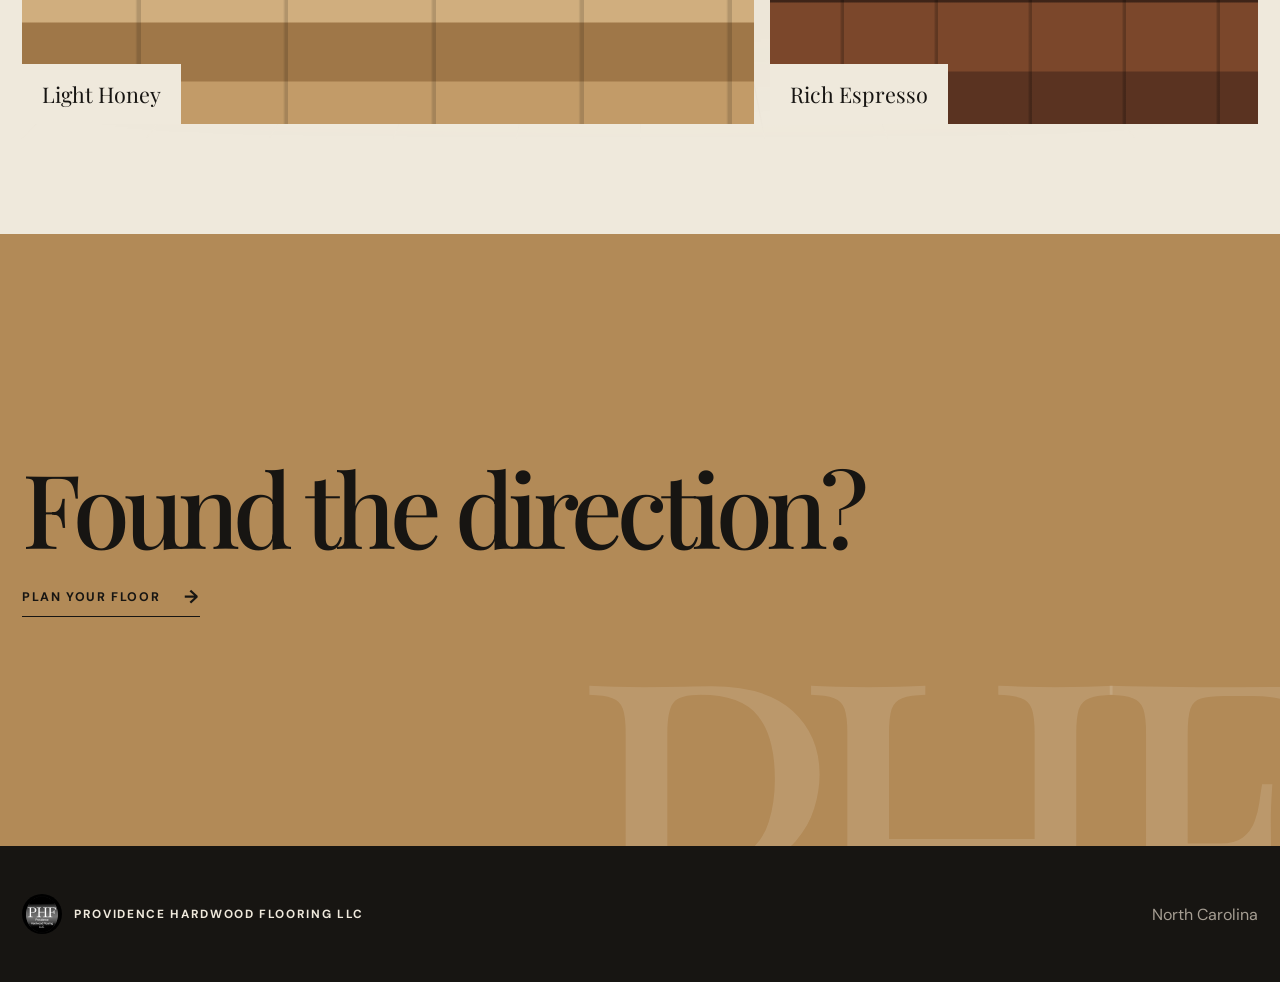
<file: gallery.html>
<!doctype html><html lang="en"><head><meta charset="utf-8"><meta name="viewport" content="width=device-width,initial-scale=1"><title>Material Study | Providence Hardwood Flooring LLC</title><link rel="stylesheet" href="styles.css"></head><body><div class="noise"></div>
<header class="nav"><div class="shell nav-inner"><a class="brand" href="index.html"><img src="logo.jpeg" alt="Providence Hardwood Flooring logo"><span>Providence Flooring</span></a><div class="nav-mark">PHF / NC</div><nav class="links"><a href="services.html">Services</a><a href="gallery.html">Finishes</a><a href="about.html">Studio</a><a href="reviews.html">Reviews</a><a href="contact.html">Start a project</a></nav><button class="menu-btn">☰</button></div><div class="mobile-panel"><a href="services.html">Services</a><a href="gallery.html">Finishes</a><a href="about.html">Studio</a><a href="reviews.html">Reviews</a><a href="contact.html">Start a project</a></div></header>
<main><section class="page-hero"><div class="shell"><div class="section-label">Finish study / 02</div><h1>Choose the room’s temperature.</h1><p>Explore a few wood tones and finish directions for your space.</p></div></section>
<section class="content-section"><div class="shell gallery-grid"><div class="gallery-item"><div class="texture g1"></div><div class="caption">Warm Natural Oak</div></div><div class="gallery-item"><div class="texture g2"></div><div class="caption">Deep Walnut</div></div><div class="gallery-item"><div class="texture g3"></div><div class="caption">Light Honey</div></div><div class="gallery-item"><div class="texture g4"></div><div class="caption">Rich Espresso</div></div></div></section>
<section class="cta-architect"><div class="shell"><h2>Found the direction?</h2><a class="text-link" href="contact.html">Plan your floor <b>→</b></a></div></section></main>
<footer class="footer"><div class="shell footer-grid"><a class="brand" href="index.html"><img src="logo.jpeg" alt=""><span>Providence Hardwood Flooring LLC</span></a><div>North Carolina</div></div></footer><script src="app.js"></script></body></html>
</file>
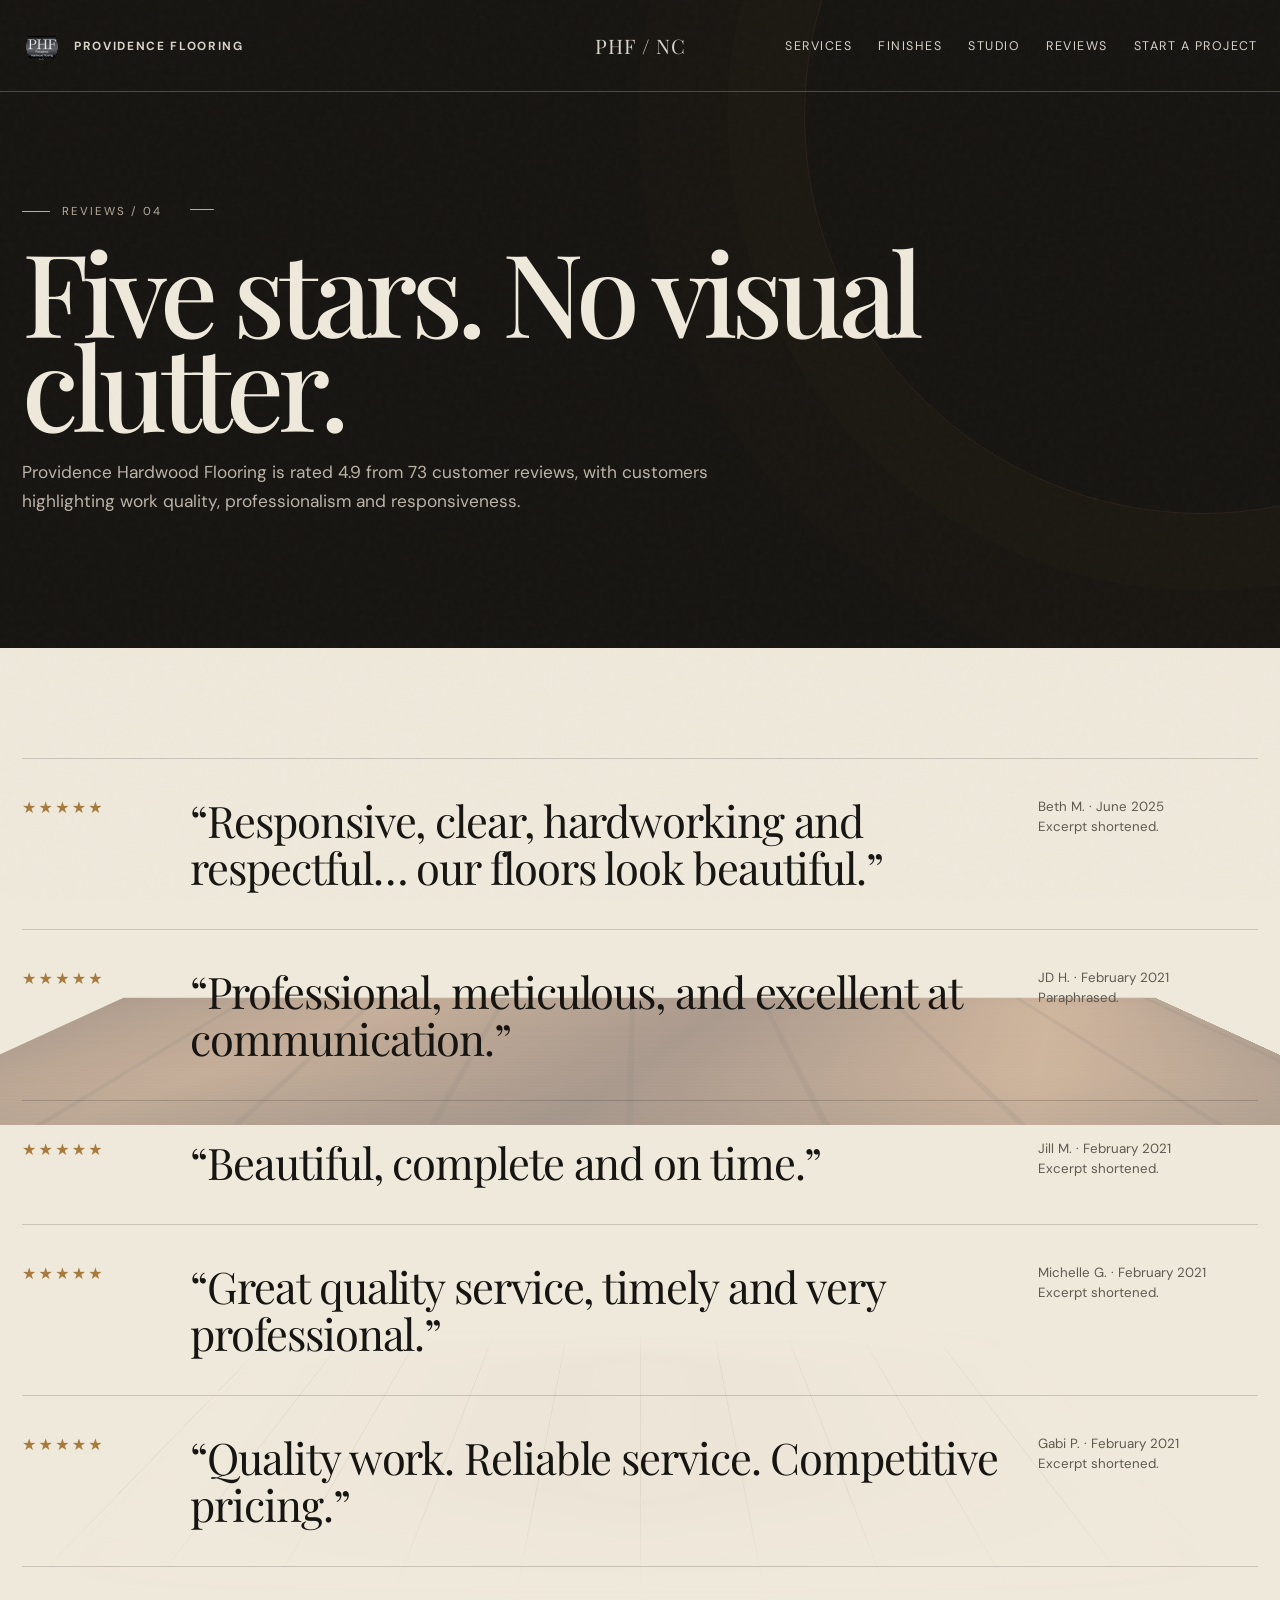
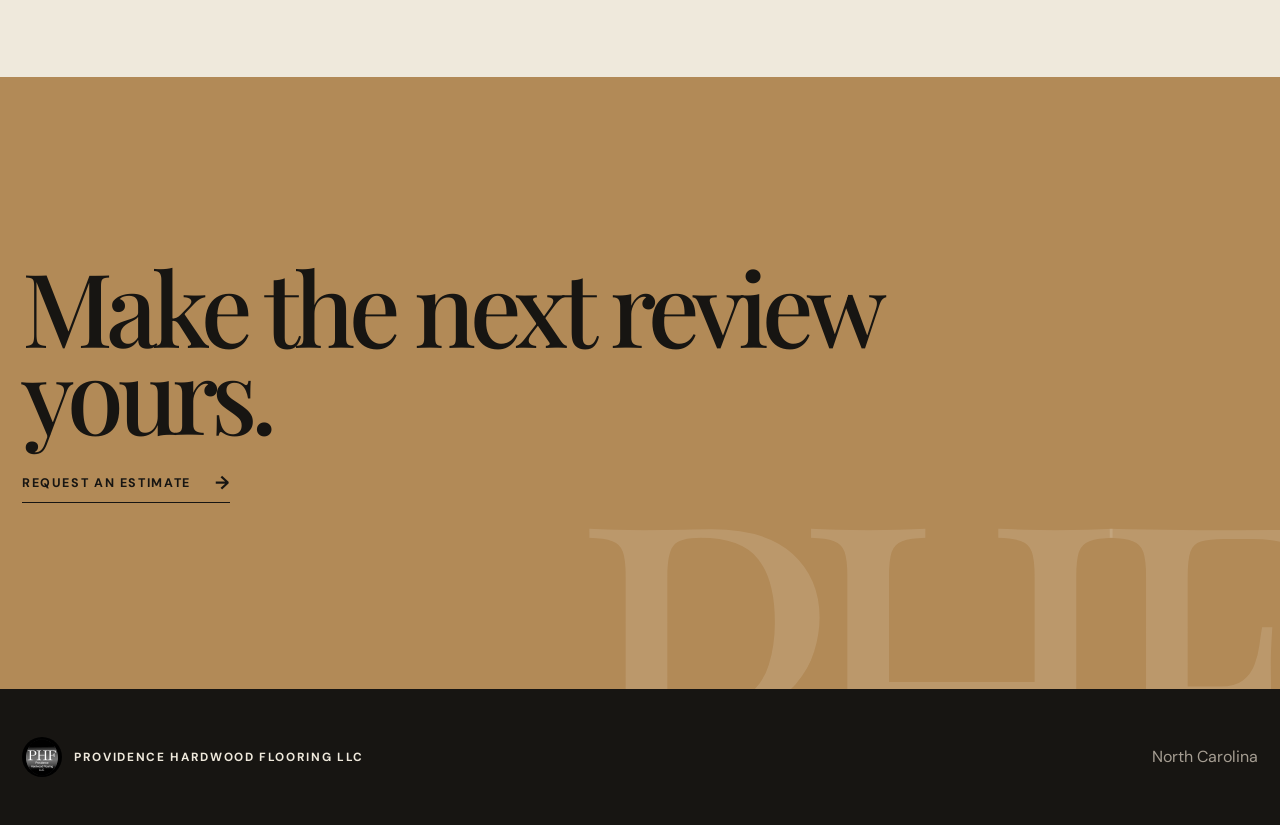
<file: reviews.html>
<!doctype html><html lang="en"><head><meta charset="utf-8"><meta name="viewport" content="width=device-width,initial-scale=1"><title>What Clients Notice | Providence Hardwood Flooring LLC</title><link rel="stylesheet" href="styles.css"></head><body><div class="noise"></div>
<header class="nav"><div class="shell nav-inner"><a class="brand" href="index.html"><img src="logo.jpeg" alt="Providence Hardwood Flooring logo"><span>Providence Flooring</span></a><div class="nav-mark">PHF / NC</div><nav class="links"><a href="services.html">Services</a><a href="gallery.html">Finishes</a><a href="about.html">Studio</a><a href="reviews.html">Reviews</a><a href="contact.html">Start a project</a></nav><button class="menu-btn">☰</button></div><div class="mobile-panel"><a href="services.html">Services</a><a href="gallery.html">Finishes</a><a href="about.html">Studio</a><a href="reviews.html">Reviews</a><a href="contact.html">Start a project</a></div></header>
<main><section class="page-hero"><div class="shell"><div class="section-label">Reviews / 04</div><h1>Five stars. No visual clutter.</h1><p>Providence Hardwood Flooring is rated 4.9 from 73 customer reviews, with customers highlighting work quality, professionalism and responsiveness.</p></div></section>
<section class="content-section"><div class="shell reviews-list"><div class="review-row"><div class="stars">★★★★★</div><blockquote>“Responsive, clear, hardworking and respectful… our floors look beautiful.”</blockquote><small>Beth M. · June 2025<br>Excerpt shortened.</small></div><div class="review-row"><div class="stars">★★★★★</div><blockquote>“Professional, meticulous, and excellent at communication.”</blockquote><small>JD H. · February 2021<br>Paraphrased.</small></div><div class="review-row"><div class="stars">★★★★★</div><blockquote>“Beautiful, complete and on time.”</blockquote><small>Jill M. · February 2021<br>Excerpt shortened.</small></div><div class="review-row"><div class="stars">★★★★★</div><blockquote>“Great quality service, timely and very professional.”</blockquote><small>Michelle G. · February 2021<br>Excerpt shortened.</small></div><div class="review-row"><div class="stars">★★★★★</div><blockquote>“Quality work. Reliable service. Competitive pricing.”</blockquote><small>Gabi P. · February 2021<br>Excerpt shortened.</small></div></div></section>
<section class="cta-architect"><div class="shell"><h2>Make the next review yours.</h2><a class="text-link" href="contact.html">Request an estimate <b>→</b></a></div></section></main>
<footer class="footer"><div class="shell footer-grid"><a class="brand" href="index.html"><img src="logo.jpeg" alt=""><span>Providence Hardwood Flooring LLC</span></a><div>North Carolina</div></div></footer><script src="app.js"></script></body></html>
</file>
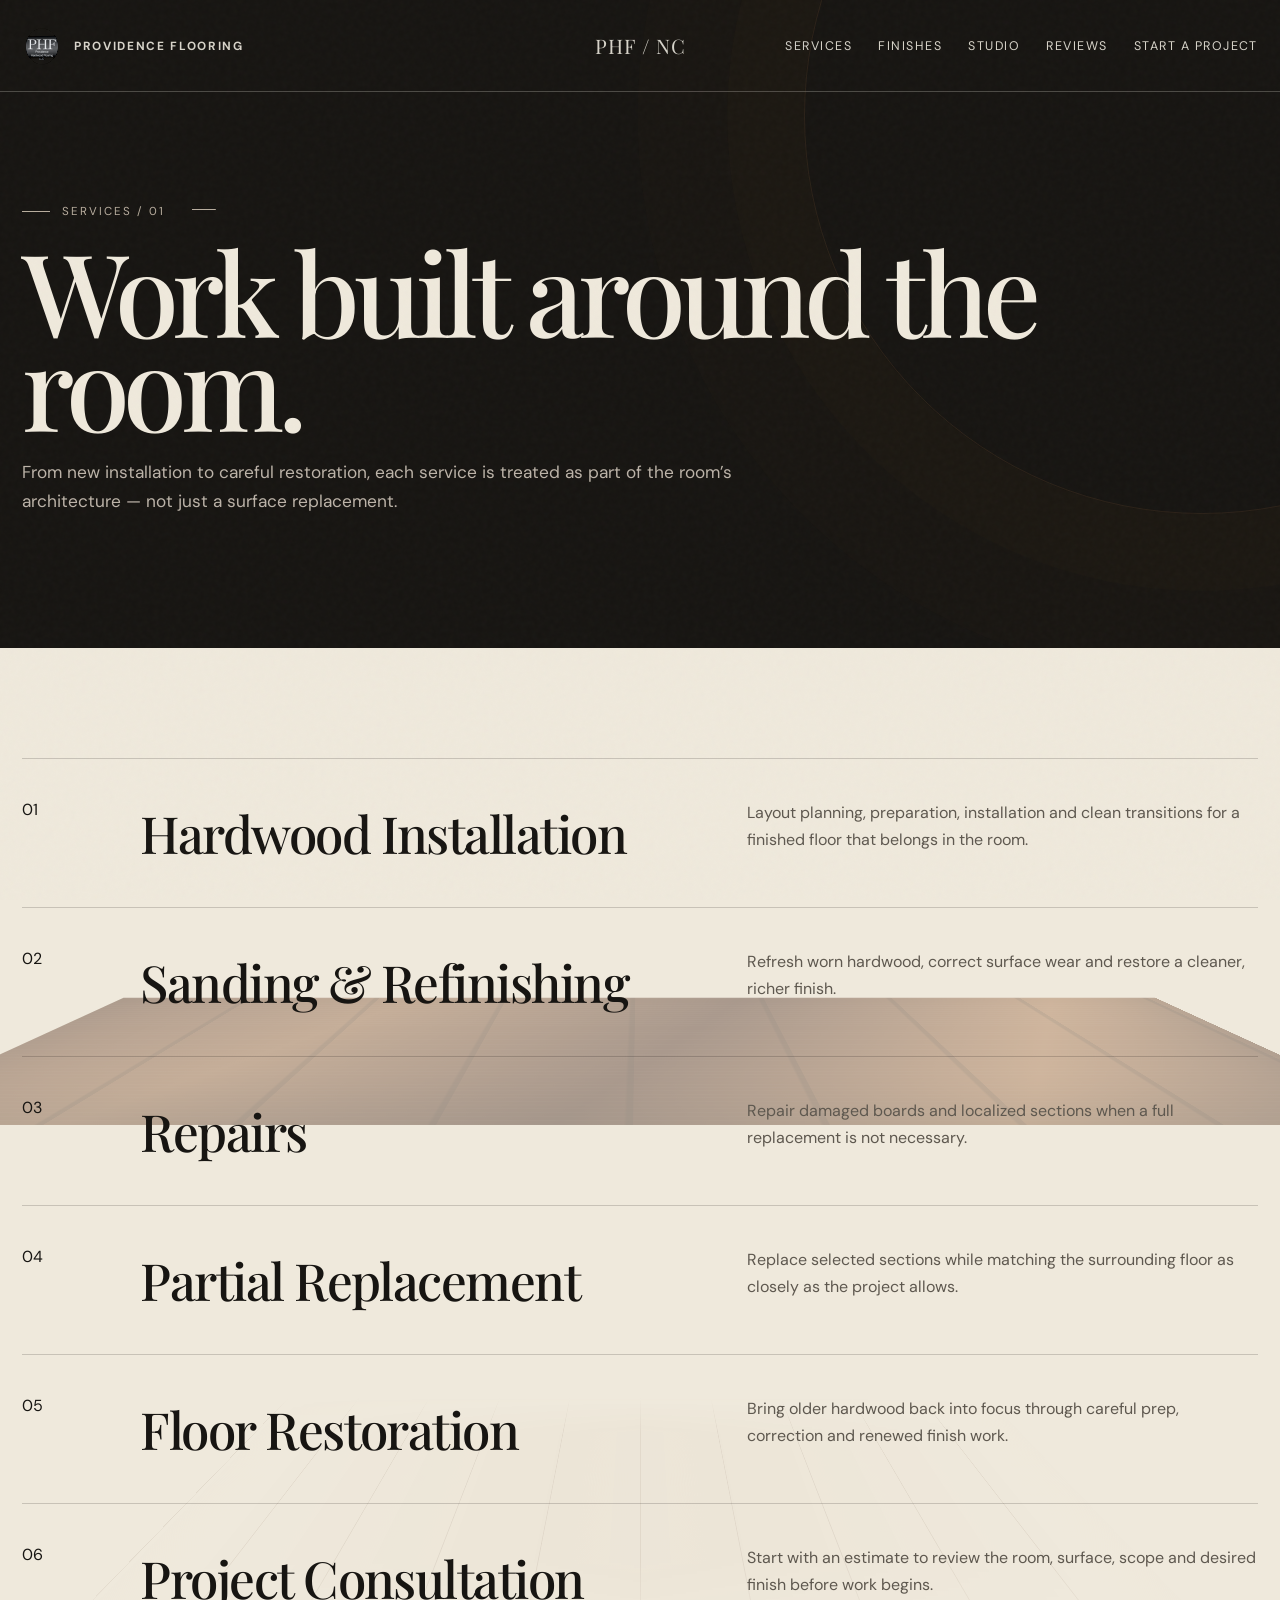
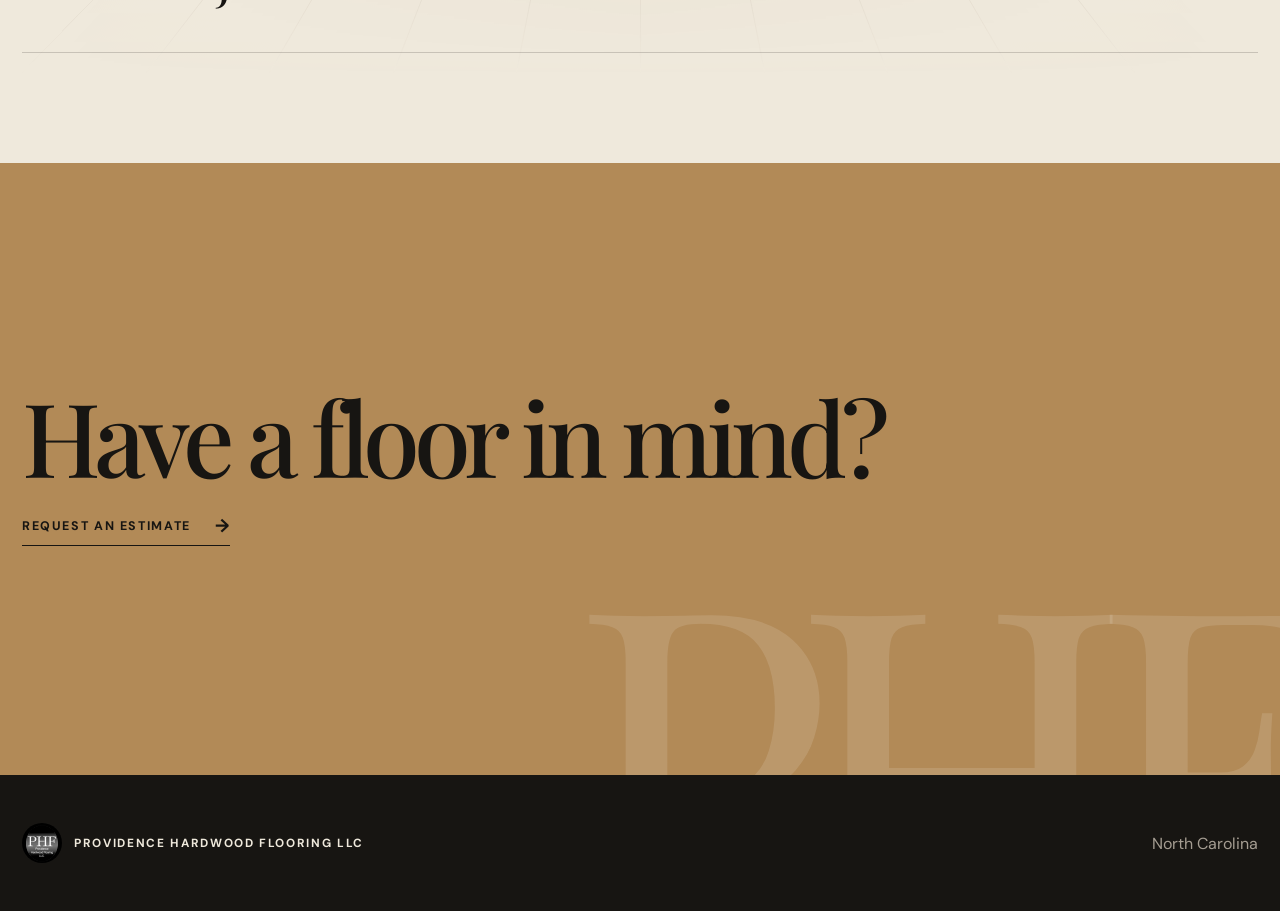
<file: services.html>
<!doctype html><html lang="en"><head><meta charset="utf-8"><meta name="viewport" content="width=device-width,initial-scale=1"><title>Craft | Providence Hardwood Flooring LLC</title><link rel="stylesheet" href="styles.css"></head><body><div class="noise"></div>
<header class="nav"><div class="shell nav-inner"><a class="brand" href="index.html"><img src="logo.jpeg" alt="Providence Hardwood Flooring logo"><span>Providence Flooring</span></a><div class="nav-mark">PHF / NC</div><nav class="links"><a href="services.html">Services</a><a href="gallery.html">Finishes</a><a href="about.html">Studio</a><a href="reviews.html">Reviews</a><a href="contact.html">Start a project</a></nav><button class="menu-btn">☰</button></div><div class="mobile-panel"><a href="services.html">Services</a><a href="gallery.html">Finishes</a><a href="about.html">Studio</a><a href="reviews.html">Reviews</a><a href="contact.html">Start a project</a></div></header>
<main><section class="page-hero"><div class="shell"><div class="section-label">Services / 01</div><h1>Work built around the room.</h1><p>From new installation to careful restoration, each service is treated as part of the room’s architecture — not just a surface replacement.</p></div></section>
<section class="content-section"><div class="shell service-list"><div class="service-detail"><span>01</span><h3>Hardwood Installation</h3><p>Layout planning, preparation, installation and clean transitions for a finished floor that belongs in the room.</p></div><div class="service-detail"><span>02</span><h3>Sanding & Refinishing</h3><p>Refresh worn hardwood, correct surface wear and restore a cleaner, richer finish.</p></div><div class="service-detail"><span>03</span><h3>Repairs</h3><p>Repair damaged boards and localized sections when a full replacement is not necessary.</p></div><div class="service-detail"><span>04</span><h3>Partial Replacement</h3><p>Replace selected sections while matching the surrounding floor as closely as the project allows.</p></div><div class="service-detail"><span>05</span><h3>Floor Restoration</h3><p>Bring older hardwood back into focus through careful prep, correction and renewed finish work.</p></div><div class="service-detail"><span>06</span><h3>Project Consultation</h3><p>Start with an estimate to review the room, surface, scope and desired finish before work begins.</p></div></div></section>
<section class="cta-architect"><div class="shell"><h2>Have a floor in mind?</h2><a class="text-link" href="contact.html">Request an estimate <b>→</b></a></div></section></main>
<footer class="footer"><div class="shell footer-grid"><a class="brand" href="index.html"><img src="logo.jpeg" alt=""><span>Providence Hardwood Flooring LLC</span></a><div>North Carolina</div></div></footer><script src="app.js"></script></body></html>
</file>
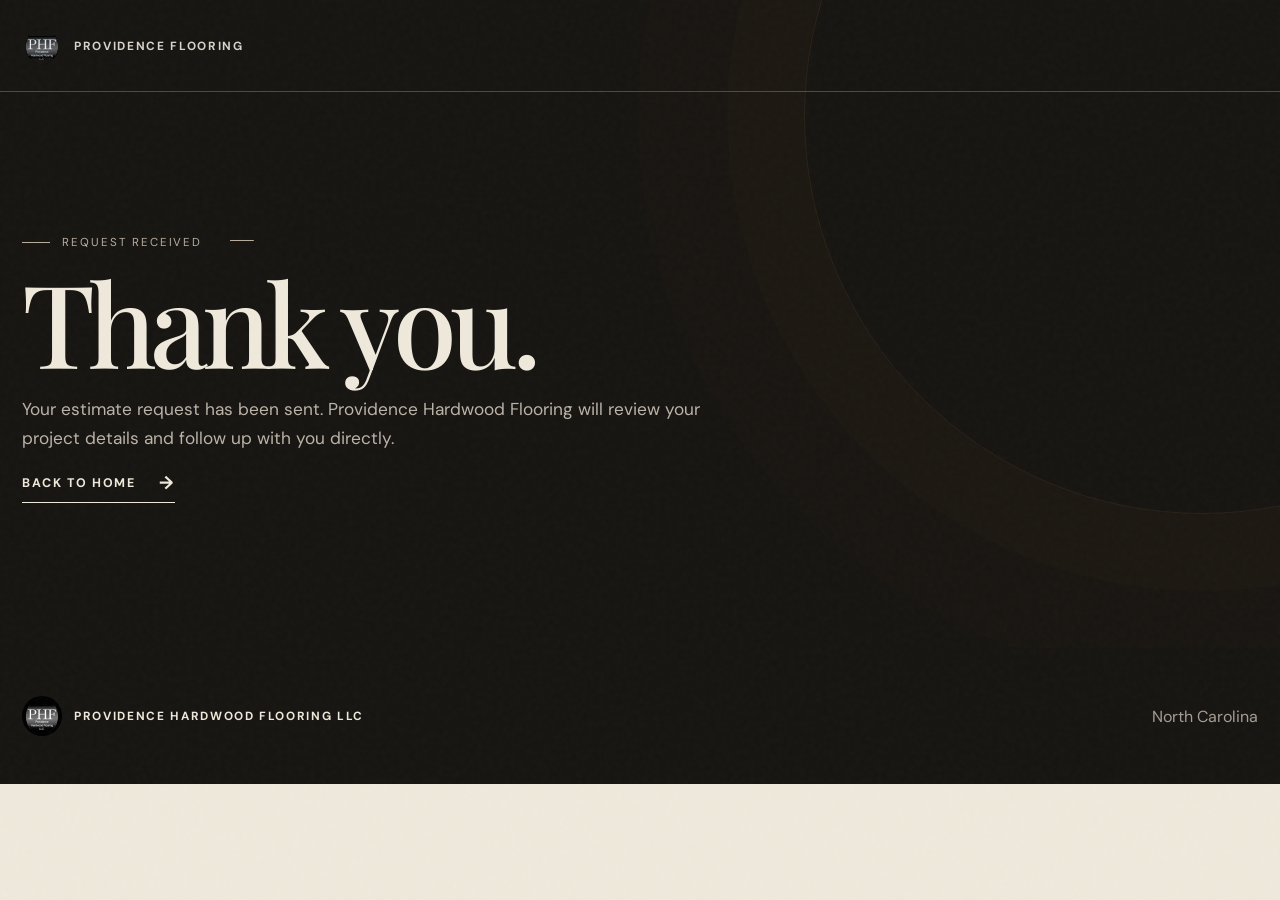
<file: thanks.html>
<!doctype html><html lang="en"><head><meta charset="utf-8"><meta name="viewport" content="width=device-width,initial-scale=1"><title>Request Sent | Providence Hardwood Flooring LLC</title><link rel="stylesheet" href="styles.css"></head><body><div class="noise"></div>
<header class="nav"><div class="shell nav-inner"><a class="brand" href="index.html"><img src="logo.jpeg" alt="Providence Hardwood Flooring logo"><span>Providence Flooring</span></a></div></header>
<main><section class="page-hero"><div class="shell"><div class="section-label">Request received</div><h1>Thank you.</h1><p>Your estimate request has been sent. Providence Hardwood Flooring will review your project details and follow up with you directly.</p><a class="text-link" href="index.html">Back to home <b>→</b></a></div></section></main>
<footer class="footer"><div class="shell footer-grid"><a class="brand" href="index.html"><img src="logo.jpeg" alt=""><span>Providence Hardwood Flooring LLC</span></a><div>North Carolina</div></div></footer></body></html>
</file>
<file: styles.css>
@import url('https://fonts.googleapis.com/css2?family=DM+Sans:wght@400;500;600;700&family=Playfair+Display:ital,wght@0,500;0,600;1,500&display=swap');

:root{
  --paper:#efe9dc;
  --paper-2:#e5dccb;
  --ink:#171512;
  --ink-soft:#5e584f;
  --brown:#6f4a2d;
  --brown-deep:#392719;
  --brass:#a67b3d;
  --line:rgba(23,21,18,.18);
  --white:#fbf8f1;
}
*{box-sizing:border-box}
html{scroll-behavior:smooth}
body{margin:0;background:var(--paper);color:var(--ink);font-family:'DM Sans',system-ui,sans-serif;overflow-x:hidden}
a{color:inherit}
::selection{background:var(--ink);color:var(--paper)}
.noise{position:fixed;inset:0;pointer-events:none;z-index:1000;opacity:.045;background-image:url("data:image/svg+xml,%3Csvg viewBox='0 0 180 180' xmlns='http://www.w3.org/2000/svg'%3E%3Cfilter id='n'%3E%3CfeTurbulence type='fractalNoise' baseFrequency='.9' numOctaves='4' stitchTiles='stitch'/%3E%3C/filter%3E%3Crect width='100%25' height='100%25' filter='url(%23n)' opacity='.55'/%3E%3C/svg%3E")}
.shell{width:min(1480px,calc(100% - 44px));margin:auto}

/* editorial navigation */
.nav{position:fixed;inset:0 0 auto;z-index:100;height:92px;border-bottom:1px solid rgba(239,233,220,.28);color:var(--paper);mix-blend-mode:difference}
.nav-inner{height:100%;display:grid;grid-template-columns:1fr auto 1fr;align-items:center}
.brand{display:flex;align-items:center;gap:12px;text-decoration:none;font-weight:700;letter-spacing:.14em;font-size:.74rem;text-transform:uppercase}
.brand img{width:40px;height:40px;border-radius:50%;object-fit:cover;filter:grayscale(1) contrast(1.1)}
.nav-mark{font-family:'Playfair Display',serif;font-size:1.25rem;letter-spacing:.05em}
.links{justify-self:end;display:flex;align-items:center;gap:26px}
.links a{text-decoration:none;font-size:.78rem;text-transform:uppercase;letter-spacing:.12em;position:relative}
.links a:after{content:"";position:absolute;left:0;right:100%;bottom:-5px;height:1px;background:currentColor;transition:.25s}
.links a:hover:after{right:0}
.menu-btn{display:none;border:0;background:none;color:inherit;font-size:1.4rem}
.mobile-panel{display:none}

/* homepage */
.hero{min-height:100vh;background:var(--ink);color:var(--paper);position:relative;overflow:hidden;padding:128px 0 42px}
.hero-grid{display:grid;grid-template-columns:minmax(0,1.15fr) minmax(370px,.85fr);gap:3vw;align-items:end;min-height:calc(100vh - 170px)}
.hero-kicker{font-size:.75rem;letter-spacing:.18em;text-transform:uppercase;display:flex;gap:12px;align-items:center;margin-bottom:20px}
.hero-kicker:before{content:"";width:56px;height:1px;background:currentColor}
.hero h1{font-family:'Playfair Display',serif;font-size:clamp(5rem,10.4vw,11rem);font-weight:500;letter-spacing:-.07em;line-height:.72;margin:0;max-width:1100px}
.hero h1 i{font-weight:500;color:#b99768}
.hero-copy{padding:0 0 22px 24px;border-left:1px solid rgba(239,233,220,.28)}
.hero-copy p{font-size:clamp(1rem,1.5vw,1.25rem);line-height:1.65;color:#c9c0b2;max-width:500px;margin:0 0 28px}
.text-link{display:inline-flex;gap:24px;align-items:center;text-decoration:none;text-transform:uppercase;letter-spacing:.13em;font-size:.78rem;font-weight:700;border-bottom:1px solid currentColor;padding-bottom:7px}
.text-link b{font-size:1.15rem;transition:.25s transform}.text-link:hover b{transform:translateX(6px)}
.hero-floor{position:absolute;right:-5vw;top:22vh;width:44vw;height:46vw;max-height:620px;max-width:620px;perspective:1000px;pointer-events:none;opacity:.72}
.hero-floor-inner{position:absolute;inset:6%;transform:rotateX(63deg) rotateZ(35deg);transform-style:preserve-3d}
.hero-floor .plank{position:absolute;left:0;width:100%;height:11%;border:1px solid rgba(255,255,255,.18);background:linear-gradient(90deg,#322217,#765033 35%,#472f20 70%,#8b6443);box-shadow:0 10px 30px rgba(0,0,0,.28);transform:translateZ(calc(var(--i) * 5px));top:calc(var(--i) * 10%)}
.hero-logo-seal{position:absolute;right:4vw;bottom:44px;width:116px;height:116px;border-radius:50%;border:1px solid rgba(239,233,220,.42);display:grid;place-items:center;animation:spin 22s linear infinite}
.hero-logo-seal img{width:78px;height:78px;border-radius:50%;object-fit:cover;animation:spinReverse 22s linear infinite}
.hero-index{position:absolute;left:22px;bottom:36px;writing-mode:vertical-rl;transform:rotate(180deg);font-size:.7rem;letter-spacing:.18em;text-transform:uppercase;color:#817a70}

.statement{padding:120px 0 140px;border-bottom:1px solid var(--line)}
.statement-grid{display:grid;grid-template-columns:220px 1fr;gap:8vw;align-items:start}
.section-label{font-size:.72rem;letter-spacing:.17em;text-transform:uppercase;position:sticky;top:125px;display:flex;align-items:center;gap:12px}.section-label:before{content:"";width:28px;height:1px;background:var(--ink)}
.statement h2{font-family:'Playfair Display',serif;font-size:clamp(3.3rem,6.4vw,7.4rem);line-height:.95;font-weight:500;letter-spacing:-.045em;margin:0;max-width:1150px}
.statement h2 span{color:var(--brass);font-style:italic}

.services-strip{border-bottom:1px solid var(--line)}
.service-row{display:grid;grid-template-columns:90px 1fr 1fr 54px;gap:3vw;align-items:center;padding:34px 0;border-top:1px solid var(--line);text-decoration:none;transition:.35s background,.35s padding}
.service-row:hover{background:rgba(255,255,255,.3);padding-left:18px;padding-right:18px}
.service-num{font-family:'Playfair Display',serif;font-size:1.2rem;color:var(--brass)}
.service-row h3{font-family:'Playfair Display',serif;font-weight:500;font-size:clamp(2rem,3.8vw,4.2rem);margin:0;letter-spacing:-.035em}
.service-row p{color:var(--ink-soft);line-height:1.6;max-width:490px;margin:0}.service-arrow{font-size:2rem;text-align:right}

.floor-journey{height:260vh;position:relative;background:var(--brown-deep);color:var(--paper)}
.floor-pin{height:100vh;position:sticky;top:0;overflow:hidden;display:grid;place-items:center;perspective:1200px}
.floor-copy{position:absolute;z-index:5;left:6vw;top:13vh;max-width:650px}
.floor-copy .section-label{position:static;color:#cbb9a3}.floor-copy .section-label:before{background:#cbb9a3}
.floor-copy h2{font-family:'Playfair Display',serif;font-size:clamp(4.6rem,9vw,10rem);font-weight:500;line-height:.82;letter-spacing:-.06em;margin:22px 0 20px}
.floor-copy p{max-width:500px;color:#c5b6a4;line-height:1.7}
.board-deck{position:absolute;left:50%;bottom:-34vh;width:150vw;height:120vh;transform:translateX(-50%) rotateX(68deg);transform-origin:50% 100%;display:grid;grid-template-columns:repeat(9,1fr);gap:10px;transform-style:preserve-3d}
.board{position:relative;background:linear-gradient(90deg,#4a2d19,#825a35 20%,#5a3821 48%,#9c7145 72%,#5f3b23);border:1px solid rgba(255,255,255,.09);box-shadow:inset 0 0 28px rgba(0,0,0,.25);transform:translateZ(0)}
.board:after{content:"";position:absolute;inset:0;background:repeating-linear-gradient(0deg,transparent 0 72px,rgba(0,0,0,.28) 73px 76px)}
.floor-glow{position:absolute;width:42vw;height:100vh;top:-15vh;left:50%;transform:translateX(-50%) rotate(12deg);background:rgba(255,239,198,.17);filter:blur(45px);mix-blend-mode:screen}

.proof-band{background:var(--ink);color:var(--paper);padding:34px 0;border-top:1px solid #38332d;border-bottom:1px solid #38332d}
.proof-grid{display:grid;grid-template-columns:repeat(3,1fr)}
.proof-item{padding:15px 34px;border-right:1px solid #38332d}.proof-item:first-child{padding-left:0}.proof-item:last-child{border-right:0}
.proof-item strong{font-family:'Playfair Display',serif;font-size:clamp(2.8rem,5vw,5rem);font-weight:500}.proof-item span{display:block;color:#9f978d;margin-top:4px;text-transform:uppercase;letter-spacing:.12em;font-size:.7rem}

.review-feature{padding:130px 0;background:var(--white)}
.review-grid{display:grid;grid-template-columns:.7fr 1.3fr;gap:8vw;align-items:start}
.review-score{border-top:1px solid var(--ink);padding-top:20px}.review-score strong{font-family:'Playfair Display',serif;font-size:6rem;font-weight:500;line-height:1}.review-score small{display:block;color:var(--ink-soft);margin-top:10px}
.review-quote{font-family:'Playfair Display',serif;font-size:clamp(2.7rem,5vw,5.8rem);line-height:1.03;letter-spacing:-.04em;margin:0;font-weight:500}.review-meta{margin-top:28px;color:var(--ink-soft)}

.cta-architect{background:#b28a57;min-height:68vh;display:grid;align-items:center;position:relative;overflow:hidden}
.cta-architect:before{content:"PHF";position:absolute;right:-2vw;bottom:-10vw;font-family:'Playfair Display',serif;font-size:35vw;line-height:.7;color:rgba(255,255,255,.12);letter-spacing:-.09em}
.cta-architect h2{font-family:'Playfair Display',serif;font-size:clamp(4rem,8vw,9rem);line-height:.85;letter-spacing:-.06em;font-weight:500;margin:0 0 35px;max-width:1050px;position:relative}
.cta-architect .text-link{position:relative}

/* inner pages */
.page-hero{padding:180px 0 90px;background:var(--ink);color:var(--paper);min-height:65vh;display:grid;align-items:end;position:relative;overflow:hidden}
.page-hero:after{content:"";position:absolute;width:38vw;height:38vw;right:-8vw;bottom:-19vw;border:1px solid rgba(239,233,220,.18);border-radius:50%;box-shadow:0 0 0 5vw rgba(239,233,220,.025),0 0 0 10vw rgba(239,233,220,.02)}
.page-hero .section-label{position:static;color:#b8ad9e}.page-hero .section-label:before{background:#b8ad9e}
.page-hero h1{font-family:'Playfair Display',serif;font-size:clamp(4.6rem,9vw,9.8rem);line-height:.82;letter-spacing:-.055em;font-weight:500;margin:24px 0 26px;max-width:1200px}
.page-hero p{max-width:720px;color:#bcb3a8;line-height:1.7;font-size:1.08rem}
.content-section{padding:110px 0}
.editorial-grid{display:grid;grid-template-columns:260px 1fr;gap:7vw}
.editorial-main{min-width:0}
.large-copy{font-family:'Playfair Display',serif;font-size:clamp(2.4rem,5vw,5.3rem);line-height:1.04;letter-spacing:-.035em;margin:0 0 36px;font-weight:500}
.body-copy{font-size:1.05rem;line-height:1.85;color:var(--ink-soft);max-width:780px}

.service-list{border-top:1px solid var(--line)}
.service-detail{display:grid;grid-template-columns:80px 1fr .9fr;gap:3vw;padding:40px 0;border-bottom:1px solid var(--line)}
.service-detail h3{font-family:'Playfair Display',serif;font-size:clamp(2rem,4vw,4.4rem);font-weight:500;margin:0;letter-spacing:-.03em}.service-detail p{margin:0;color:var(--ink-soft);line-height:1.7}

.gallery-grid{display:grid;grid-template-columns:1.2fr .8fr;gap:16px}
.gallery-item{height:560px;position:relative;overflow:hidden;background:#4b3424}.gallery-item:nth-child(3),.gallery-item:nth-child(4){height:390px}.gallery-item .texture{position:absolute;inset:-4%;transition:transform .7s cubic-bezier(.2,.8,.2,1)}.gallery-item:hover .texture{transform:scale(1.06) rotate(.4deg)}
.gallery-item .caption{position:absolute;left:0;bottom:0;background:var(--paper);padding:16px 20px;font-family:'Playfair Display',serif;font-size:1.35rem}
.g1{background:repeating-linear-gradient(90deg,transparent 0 16%,rgba(0,0,0,.24) 16.4% 16.8%),repeating-linear-gradient(0deg,#9b6d42 0 64px,#724828 65px 129px,#ad8355 130px 194px)}
.g2{background:repeating-linear-gradient(90deg,transparent 0 20%,rgba(0,0,0,.25) 20.4% 20.8%),repeating-linear-gradient(0deg,#433326 0 60px,#67503e 61px 121px,#31261e 122px 182px)}
.g3{background:repeating-linear-gradient(90deg,transparent 0 18%,rgba(0,0,0,.15) 18.3% 18.7%),repeating-linear-gradient(0deg,#c29b68 0 58px,#9f7748 59px 117px,#d0ae7e 118px 176px)}
.g4{background:repeating-linear-gradient(90deg,transparent 0 17%,rgba(0,0,0,.23) 17.4% 17.8%),repeating-linear-gradient(0deg,#5a3321 0 68px,#7b472b 69px 137px,#3e2418 138px 206px)}

.reviews-list{border-top:1px solid var(--line)}
.review-row{display:grid;grid-template-columns:130px 1fr 220px;gap:3vw;padding:38px 0;border-bottom:1px solid var(--line)}
.stars{letter-spacing:.14em;color:var(--brass)}.review-row blockquote{font-family:'Playfair Display',serif;font-size:clamp(1.8rem,3.4vw,3.7rem);line-height:1.08;margin:0;letter-spacing:-.025em}.review-row small{color:var(--ink-soft);line-height:1.5}

.contact-layout{display:grid;grid-template-columns:1.2fr .8fr;gap:8vw}
.form{display:grid;gap:0;border-top:1px solid var(--ink)}
.field{display:grid;grid-template-columns:170px 1fr;align-items:center;border-bottom:1px solid var(--line);padding:18px 0}.field label{text-transform:uppercase;letter-spacing:.12em;font-size:.7rem}.form input,.form textarea,.form select{border:0;background:transparent;border-radius:0;padding:12px 0;font:inherit;color:var(--ink);outline:none;width:100%}.form textarea{min-height:130px;resize:vertical}.form button{justify-self:start;margin-top:28px;border:0;background:var(--ink);color:var(--paper);padding:17px 24px;text-transform:uppercase;letter-spacing:.12em;font-size:.75rem;cursor:pointer}
.contact-aside{border-left:1px solid var(--line);padding-left:40px}.contact-aside h3{font-family:'Playfair Display',serif;font-size:2.4rem;font-weight:500;margin-top:0}.contact-aside p{color:var(--ink-soft);line-height:1.7}

.footer{background:var(--ink);color:#a59d92;padding:48px 0}.footer-grid{display:grid;grid-template-columns:1fr auto;gap:30px;align-items:center}.footer a{color:var(--paper);text-decoration:none}.footer .brand{color:var(--paper)}

@keyframes spin{to{transform:rotate(360deg)}}@keyframes spinReverse{to{transform:rotate(-360deg)}}
@media(max-width:900px){
 .shell{width:min(100% - 28px,1480px)}.nav{height:76px}.nav-inner{grid-template-columns:1fr auto}.nav-mark{display:none}.links{display:none}.menu-btn{display:block;justify-self:end}.mobile-panel.open{display:flex;position:fixed;top:76px;left:0;right:0;background:var(--ink);color:var(--paper);padding:28px;flex-direction:column;gap:20px;border-top:1px solid #39342e}.mobile-panel a{text-decoration:none;font-family:'Playfair Display',serif;font-size:2rem}
 .hero{padding-top:108px}.hero-grid{grid-template-columns:1fr;align-content:end}.hero h1{font-size:clamp(4.5rem,19vw,8rem);max-width:90vw}.hero-copy{border-left:0;padding:0;max-width:85%;position:relative;z-index:4}.hero-floor{width:85vw;height:85vw;right:-30vw;top:22vh;opacity:.36}.hero-logo-seal{display:none}.statement-grid,.editorial-grid{grid-template-columns:1fr}.section-label{position:static;margin-bottom:28px}.service-row{grid-template-columns:60px 1fr 42px}.service-row p{display:none}.floor-copy{left:22px;right:22px;top:14vh}.board-deck{width:250vw}.proof-grid{grid-template-columns:1fr}.proof-item{border-right:0;border-bottom:1px solid #38332d;padding:24px 0}.review-grid{grid-template-columns:1fr}.review-score{margin-bottom:20px}.service-detail{grid-template-columns:55px 1fr}.service-detail p{grid-column:2}.gallery-grid,.contact-layout{grid-template-columns:1fr}.gallery-item,.gallery-item:nth-child(3),.gallery-item:nth-child(4){height:420px}.review-row{grid-template-columns:1fr}.contact-aside{border-left:0;border-top:1px solid var(--line);padding:35px 0 0}.footer-grid{grid-template-columns:1fr}
}
@media(max-width:560px){.statement{padding:90px 0}.content-section{padding:82px 0}.page-hero{padding-top:140px;min-height:72vh}.page-hero h1{font-size:clamp(4rem,20vw,6.5rem)}.field{grid-template-columns:1fr;gap:6px}.gallery-item,.gallery-item:nth-child(3),.gallery-item:nth-child(4){height:330px}}


/* === Providence Immersive Scroll System === */
:root{
  --grain-a: rgba(112,72,38,.20);
  --grain-b: rgba(255,255,255,.07);
}
body{overflow-x:hidden}
main{position:relative}
main::before{
  content:"";
  position:fixed;
  inset:auto -12vw -25vh -12vw;
  height:58vh;
  pointer-events:none;
  z-index:-1;
  opacity:.42;
  transform:perspective(900px) rotateX(68deg) translateY(var(--floor-shift,0px));
  transform-origin:center bottom;
  background:
    repeating-linear-gradient(90deg,transparent 0 11.8%,rgba(0,0,0,.18) 12% 12.4%),
    repeating-linear-gradient(0deg,rgba(255,255,255,.025) 0 3px,transparent 3px 11px),
    linear-gradient(115deg,#5f351f,#8e5a34 25%,#4b291b 52%,#a66b3d 78%,#513020);
  box-shadow:0 -50px 120px rgba(0,0,0,.22) inset;
  filter:saturate(.88);
  transition:opacity .25s ease;
}
.page-hero,.content-section,.proof,.services-preview,.story,.footer{
  position:relative;
  isolation:isolate;
}
.page-hero{
  min-height:72vh;
  display:flex;
  align-items:center;
  overflow:hidden;
}
.page-hero::after{
  content:"";
  position:absolute;
  width:62vw;
  height:62vw;
  right:-25vw;
  top:-22vw;
  border:1px solid rgba(120,82,51,.22);
  border-radius:50%;
  box-shadow:0 0 0 6vw rgba(120,82,51,.035),0 0 0 13vw rgba(120,82,51,.025);
  transform:translate3d(0,var(--orb-y,0),0) rotate(var(--orb-r,0deg));
  pointer-events:none;
  z-index:-1;
}
.content-section{
  transform-style:preserve-3d;
}
.content-section::before{
  content:"";
  position:absolute;
  left:6vw;
  right:6vw;
  top:8%;
  height:84%;
  z-index:-1;
  opacity:.16;
  background:
    repeating-linear-gradient(90deg,rgba(86,49,26,.55) 0 1px,transparent 1px 10%),
    linear-gradient(90deg,transparent,rgba(137,86,44,.16),transparent);
  transform:perspective(1200px) rotateX(62deg) translateY(var(--section-floor,0px)) scale(1.1);
  transform-origin:center bottom;
  mask-image:linear-gradient(to bottom,transparent,#000 20%,#000 72%,transparent);
}
.service-row,.review-card,.finish-card,.contact-aside,.form{
  transition:transform .18s linear,box-shadow .25s ease;
  transform:translate3d(var(--scroll-x,0),var(--scroll-y,0),0) rotateX(var(--tilt-x,0deg)) rotateY(var(--tilt-y,0deg));
  will-change:transform;
}
.service-row:nth-child(odd),.finish-card:nth-child(odd){--drift-dir:-1}
.service-row:nth-child(even),.finish-card:nth-child(even){--drift-dir:1}
.reveal{
  opacity:0;
  transform:translateY(46px) scale(.985);
  transition:opacity .75s cubic-bezier(.2,.8,.2,1),transform .85s cubic-bezier(.2,.8,.2,1);
}
.reveal.in{
  opacity:1;
  transform:none;
}
.section-label{
  position:relative;
}
.section-label::after{
  content:"";
  display:inline-block;
  width:68px;
  height:1px;
  margin:0 0 4px 16px;
  background:currentColor;
  transform-origin:left;
  transform:scaleX(var(--line-progress,.35));
}
@media(max-width:760px){
  main::before{height:42vh;bottom:-18vh;opacity:.28}
  .page-hero{min-height:60vh}
  .page-hero::after{width:92vw;height:92vw;right:-52vw;top:-20vw}
}


/* =========================================================
   HOME V2 — IMMERSIVE ARCHITECTURAL FLOOR EXPERIENCE
   ========================================================= */
.home-v2{background:#17130f;color:#f4eee2}
.home-v2 main::before{display:none}
.home-v2 .nav{mix-blend-mode:normal;background:linear-gradient(to bottom,rgba(17,14,11,.72),transparent);border-bottom:0;backdrop-filter:blur(0)}
.home-v2 .nav.scrolled{background:rgba(20,16,13,.86);backdrop-filter:blur(16px);border-bottom:1px solid rgba(255,255,255,.08)}
.phf-scene{position:relative;overflow:hidden}
.phf-kicker,.phf-eyebrow,.phf-side-note{font-size:.7rem;text-transform:uppercase;letter-spacing:.2em}
.phf-action{display:inline-flex;align-items:center;gap:28px;text-decoration:none;border-bottom:1px solid currentColor;padding:0 0 8px;text-transform:uppercase;font-size:.72rem;letter-spacing:.15em;font-weight:700}
.phf-action b{font-size:1rem;transition:transform .25s}.phf-action:hover b{transform:translate(5px,-4px)}
.phf-action-light{color:#f3eadb}

.phf-hero{height:120vh;min-height:880px;background:
 radial-gradient(circle at 72% 22%,rgba(150,98,54,.28),transparent 33%),
 linear-gradient(145deg,#17120e 0%,#241912 48%,#0f0d0b 100%)}
.phf-hero-layout{position:relative;z-index:5;padding-top:150px;height:100vh;display:flex;flex-direction:column;justify-content:center}
.phf-eyebrow{position:absolute;top:132px;left:0;color:#bdb1a1}
.phf-hero h1{font-family:'Playfair Display',serif;font-weight:500;font-size:clamp(5.4rem,11.5vw,12rem);line-height:.73;letter-spacing:-.075em;margin:0;max-width:1200px;text-shadow:0 12px 60px rgba(0,0,0,.28)}
.phf-hero h1 em{font-weight:500;color:#b98a58}
.phf-hero-bottom{display:grid;grid-template-columns:minmax(280px,520px) auto;gap:60px;align-items:end;margin-top:52px;max-width:960px}
.phf-hero-bottom p{margin:0;color:#c9bcaa;font-size:1.05rem;line-height:1.7}
.phf-hero-deck{position:absolute;left:46%;right:-16%;top:10%;bottom:-17%;perspective:1200px;transform:rotate(-2deg);z-index:2;pointer-events:none}
.phf-deck-track{position:absolute;inset:0;transform:rotateX(61deg) rotateZ(-18deg) translate3d(var(--hero-deck-x,0),var(--hero-deck-y,0),0);transform-origin:center 75%;transform-style:preserve-3d}
.phf-deck-track i{position:absolute;left:0;top:calc(var(--n)*7.1%);width:100%;height:7.5%;background:
 repeating-linear-gradient(90deg,rgba(255,255,255,.07) 0 2px,transparent 2px 18px),
 linear-gradient(90deg,#2f1d13,#7f5131 24%,#40281a 52%,#9c6840 76%,#382117);
 border:1px solid rgba(255,255,255,.08);box-shadow:0 18px 45px rgba(0,0,0,.34);
 transform:translateZ(calc(var(--hero-wave,0px) + var(--n)*3px)) translateX(calc((var(--n) - 6)*-4px));filter:brightness(calc(.72 + var(--hero-light,.1)))}
.phf-ambient{position:absolute;border-radius:50%;filter:blur(1px);pointer-events:none}
.phf-ambient-a{width:38vw;height:38vw;right:-10vw;top:-10vw;border:1px solid rgba(222,181,128,.19);box-shadow:0 0 0 6vw rgba(222,181,128,.025),0 0 0 12vw rgba(222,181,128,.018)}
.phf-ambient-b{width:15vw;height:15vw;right:24vw;top:19vh;background:radial-gradient(circle,rgba(255,197,124,.22),transparent 68%);filter:blur(28px)}

.phf-intro{background:#eee6d8;color:#191512;padding:160px 0 130px}
.phf-intro-grid{display:grid;grid-template-columns:220px 1fr;gap:8vw}
.phf-intro h2{font-family:'Playfair Display',serif;font-size:clamp(4rem,7.5vw,8.5rem);line-height:.88;letter-spacing:-.055em;font-weight:500;margin:0}
.phf-intro h2 em{font-weight:500;color:#7c4c2e}
.phf-intro p{font-size:1.1rem;line-height:1.8;color:#62584e;max-width:650px;margin:42px 0 0 20%}
.phf-side-note{padding-top:14px}
.phf-ribbon{margin-top:130px;border-top:1px solid rgba(25,21,18,.18);border-bottom:1px solid rgba(25,21,18,.18);white-space:nowrap;overflow:hidden;transform:rotate(-1.5deg) scale(1.02)}
.phf-ribbon span{display:inline-block;font-family:'Playfair Display',serif;font-size:clamp(2rem,4vw,4.5rem);padding:24px 3vw;color:#5d4635}
.phf-ribbon span:after{content:"✦";font-family:serif;font-size:.45em;margin-left:6vw;vertical-align:middle;color:#9f734f}

.phf-material{height:300vh;background:#24170f}
.phf-material-pin{position:sticky;top:0;height:100vh;overflow:hidden;perspective:1500px}
.phf-material-copy{position:relative;z-index:9;padding-top:16vh}
.phf-material-copy h2,.phf-portal-copy h2{font-family:'Playfair Display',serif;font-weight:500;font-size:clamp(5rem,9vw,10rem);line-height:.82;letter-spacing:-.06em;margin:20px 0;color:#f2e9dc}
.phf-material-copy p,.phf-portal-copy p{color:#c8b7a5;max-width:440px;line-height:1.7;margin:0 0 30px}
.phf-layer-stage{position:absolute;left:46%;right:-6%;top:10%;bottom:-12%;transform-style:preserve-3d;transform:perspective(1250px) rotateX(62deg) rotateZ(-20deg) translate3d(var(--material-x,0),var(--material-y,0),0)}
.phf-layer{position:absolute;left:0;width:100%;height:16%;border-radius:3px;background:
 repeating-linear-gradient(90deg,transparent 0 12%,rgba(0,0,0,.26) 12.3% 12.7%),
 repeating-linear-gradient(0deg,rgba(255,255,255,.025) 0 2px,transparent 2px 9px),
 linear-gradient(90deg,#51311e,#8b5a35 28%,#44291b 55%,#a36e43 80%,#5a3722);
 box-shadow:0 25px 55px rgba(0,0,0,.45),inset 0 1px rgba(255,255,255,.1)}
.phf-layer-1{top:2%;transform:translate3d(var(--l1x,0),var(--l1y,0),var(--l1z,0))}
.phf-layer-2{top:19%;transform:translate3d(var(--l2x,0),var(--l2y,0),var(--l2z,0))}
.phf-layer-3{top:36%;transform:translate3d(var(--l3x,0),var(--l3y,0),var(--l3z,0))}
.phf-layer-4{top:53%;transform:translate3d(var(--l4x,0),var(--l4y,0),var(--l4z,0))}
.phf-layer-5{top:70%;transform:translate3d(var(--l5x,0),var(--l5y,0),var(--l5z,0))}
.phf-layer-light{position:absolute;inset:-20%;background:linear-gradient(100deg,transparent 30%,rgba(247,196,133,.18) 48%,transparent 58%);transform:translateX(var(--material-light,-45%));mix-blend-mode:screen;pointer-events:none}

.phf-services{background:#e9dfce;color:#191512;padding:150px 0 180px}
.phf-section-head{display:grid;grid-template-columns:220px 1fr;gap:8vw;margin-bottom:90px}
.phf-section-head h2{font-family:'Playfair Display',serif;font-size:clamp(4rem,7.6vw,8rem);line-height:.87;letter-spacing:-.055em;font-weight:500;margin:0}
.phf-service-stack{perspective:1200px}
.phf-service-card{display:grid;grid-template-columns:76px 1.2fr 1fr 42px;gap:3vw;align-items:center;padding:32px 22px;border-top:1px solid rgba(25,21,18,.22);text-decoration:none;transform-origin:center;transition:background .25s,color .25s;will-change:transform}
.phf-service-card:last-child{border-bottom:1px solid rgba(25,21,18,.22)}
.phf-service-card h3{font-family:'Playfair Display',serif;font-size:clamp(2.4rem,4.5vw,5.2rem);font-weight:500;margin:0;letter-spacing:-.04em}
.phf-service-card p{color:#675d54;line-height:1.7;margin:0}
.phf-service-card b{font-size:1.5rem}
.phf-service-card:hover{background:#1b1511;color:#f3eadb}
.phf-service-card:hover p{color:#bcae9e}

.phf-portal{height:280vh;background:#100d0b}
.phf-portal-pin{position:sticky;top:0;height:100vh;overflow:hidden;perspective:1400px}
.phf-portal-frame{position:absolute;inset:0;transform-style:preserve-3d}
.phf-portal-floor{position:absolute;left:-20%;right:-20%;bottom:-36%;height:120%;display:grid;grid-template-columns:repeat(11,1fr);gap:10px;transform:perspective(1200px) rotateX(68deg) translateY(var(--portal-floor-y,0));transform-origin:center bottom}
.phf-portal-floor i{background:
 repeating-linear-gradient(0deg,rgba(255,255,255,.03) 0 2px,transparent 2px 12px),
 linear-gradient(#8d5833,#4f2e1d);border:1px solid rgba(255,255,255,.08);box-shadow:0 15px 35px rgba(0,0,0,.45);transform:translateZ(var(--portal-z,0))}
.phf-portal-wall{position:absolute;top:0;bottom:0;width:42%;background:linear-gradient(90deg,#21160f,#120e0b);transform-origin:center}
.phf-wall-left{left:-4%;transform:perspective(1000px) rotateY(calc(15deg + var(--portal-open,0deg))) translateX(var(--portal-left,0))}
.phf-wall-right{right:-4%;transform:perspective(1000px) rotateY(calc(-15deg - var(--portal-open,0deg))) translateX(var(--portal-right,0));background:linear-gradient(-90deg,#21160f,#120e0b)}
.phf-portal-light{position:absolute;width:34vw;height:90vh;left:50%;top:50%;transform:translate(-50%,-50%) scale(var(--portal-light-scale,.25));background:radial-gradient(ellipse,rgba(242,192,126,.58),rgba(177,108,54,.1) 36%,transparent 70%);filter:blur(28px)}
.phf-portal-copy{position:relative;z-index:6;padding-top:17vh;pointer-events:auto}
.phf-portal-copy h2 em{color:#b88959}

.phf-proof{background:#f1eadf;color:#191512;padding:110px 0}
.phf-proof-grid{display:grid;grid-template-columns:1.3fr repeat(3,.55fr);gap:4vw;align-items:end}
.phf-proof-intro h2{font-family:'Playfair Display',serif;font-weight:500;font-size:clamp(3rem,5vw,5.6rem);line-height:.95;letter-spacing:-.045em;margin:18px 0 0}
.phf-metric{border-left:1px solid rgba(25,21,18,.2);padding-left:28px}
.phf-metric strong{font-family:'Playfair Display',serif;font-size:clamp(4rem,6vw,7rem);font-weight:500;letter-spacing:-.05em;display:block}
.phf-metric span{font-size:.72rem;letter-spacing:.13em;text-transform:uppercase;color:#6c6157}

.phf-quote{min-height:100vh;background:#7f5232;color:#f7efe4;display:grid;align-items:center}
.phf-quote-surface{position:absolute;inset:-20%;background:
 repeating-linear-gradient(90deg,transparent 0 10%,rgba(0,0,0,.16) 10.3% 10.7%),
 repeating-linear-gradient(0deg,rgba(255,255,255,.028) 0 3px,transparent 3px 12px),
 linear-gradient(110deg,#7b4829,#a36d42 35%,#60371f 70%,#8f5a35);transform:perspective(1300px) rotateX(var(--quote-tilt,48deg)) rotateZ(var(--quote-rot,-6deg)) scale(1.25);opacity:.8}
.phf-quote:after{content:"";position:absolute;inset:0;background:radial-gradient(circle at 30% 35%,rgba(255,224,175,.18),transparent 35%),linear-gradient(to bottom,rgba(18,11,7,.25),rgba(18,11,7,.58))}
.phf-quote-grid{position:relative;z-index:3;display:grid;grid-template-columns:160px 1fr;gap:5vw;align-items:start}
.phf-quote-stars{letter-spacing:.18em;padding-top:18px}
.phf-quote blockquote{font-family:'Playfair Display',serif;font-size:clamp(3.8rem,7vw,8rem);line-height:.9;letter-spacing:-.055em;margin:0;max-width:1050px}
.phf-quote .phf-action{grid-column:2;margin-top:44px;justify-self:start}

.phf-final{min-height:105vh;background:#17130f;color:#f3eadc;display:grid;align-items:center;text-align:center}
.phf-final-inner{position:relative;z-index:3}
.phf-final h2{font-family:'Playfair Display',serif;font-size:clamp(5rem,10vw,11rem);font-weight:500;line-height:.74;letter-spacing:-.07em;margin:28px auto;max-width:1100px}
.phf-final p{color:#bcae9d;font-size:1.08rem}
.phf-final-button{display:inline-flex;align-items:center;gap:48px;margin-top:36px;padding:22px 28px;border:1px solid rgba(255,255,255,.25);text-decoration:none;text-transform:uppercase;font-size:.72rem;letter-spacing:.17em;transition:.3s}
.phf-final-button:hover{background:#f3eadc;color:#17130f;transform:translateY(-4px)}
.phf-final-orbit{position:absolute;left:50%;top:50%;width:min(76vw,980px);height:min(76vw,980px);transform:translate(-50%,-50%) rotate(var(--final-orbit,0deg));border:1px solid rgba(255,255,255,.08);border-radius:50%}
.phf-final-orbit span{position:absolute;border:1px solid rgba(191,139,83,.22);border-radius:50%}
.phf-final-orbit span:nth-child(1){inset:10%}.phf-final-orbit span:nth-child(2){inset:22%}.phf-final-orbit span:nth-child(3){inset:35%}

@media(max-width:900px){
  .phf-hero{height:105vh;min-height:760px}.phf-hero-layout{padding-top:120px}.phf-eyebrow{top:110px}
  .phf-hero h1{font-size:clamp(4.5rem,19vw,8rem)}.phf-hero-bottom{grid-template-columns:1fr;gap:28px;max-width:80%}
  .phf-hero-deck{left:28%;right:-55%;top:23%;opacity:.48}
  .phf-intro-grid,.phf-section-head{grid-template-columns:1fr}.phf-side-note,.phf-kicker{margin-bottom:24px}
  .phf-intro p{margin-left:0}.phf-ribbon{margin-top:80px}
  .phf-material-copy,.phf-portal-copy{padding-top:13vh}.phf-layer-stage{left:24%;right:-65%;top:29%;opacity:.68}
  .phf-service-card{grid-template-columns:54px 1fr 36px;padding:28px 0}.phf-service-card p{display:none}
  .phf-portal-floor{left:-70%;right:-70%}.phf-wall-left{left:-20%}.phf-wall-right{right:-20%}
  .phf-proof-grid{grid-template-columns:1fr}.phf-metric{border-left:0;border-top:1px solid rgba(25,21,18,.2);padding:24px 0 0}
  .phf-quote-grid{grid-template-columns:1fr}.phf-quote .phf-action{grid-column:1}.phf-quote blockquote{font-size:clamp(3.6rem,12vw,6.4rem)}
}
@media(max-width:560px){
  .phf-hero{min-height:700px}.phf-hero-bottom{max-width:100%}.phf-hero h1{font-size:17.5vw}
  .phf-intro{padding:110px 0 90px}.phf-intro h2,.phf-section-head h2{font-size:13.5vw}
  .phf-material,.phf-portal{height:235vh}.phf-material-copy h2,.phf-portal-copy h2{font-size:17vw}
  .phf-layer-stage{left:8%;right:-100%;top:38%}.phf-portal-copy p{max-width:75%}
  .phf-proof{padding:80px 0}.phf-quote{min-height:90vh}.phf-final h2{font-size:17vw}
}


/* =========================================================
   V4 — CONTINUOUS 3D HOME / NO DEAD GAPS
   ========================================================= */
.home-v2 main{background:#17130f}
.home-v2 .phf-scene{margin:0}
.phf-hero{height:100vh;min-height:760px}
.phf-hero-layout{height:100vh}
.phf-hero:after{
  content:"";position:absolute;left:-10%;right:-10%;bottom:-2px;height:22vh;z-index:3;pointer-events:none;
  background:linear-gradient(to bottom,transparent,#eee6d8);
  opacity:.12
}

.phf-intro{padding:120px 0 100px}
.phf-ribbon{margin-top:90px}

.phf-material{height:190vh;min-height:1450px}
.phf-material-pin{height:100vh}
.phf-material-copy{padding-top:13vh}
.phf-material-copy h2{font-size:clamp(4.6rem,8.5vw,9.2rem)}
.phf-layer-stage{left:40%;right:-3%;top:6%;bottom:-8%}
.phf-layer{height:12.5%;border-radius:5px}
.phf-layer-1{top:0}
.phf-layer-2{top:13.5%}
.phf-layer-3{top:27%}
.phf-layer-4{top:40.5%}
.phf-layer-5{top:54%}
.phf-layer-6{top:67.5%}
.phf-layer-7{top:81%}
.phf-process-notes{position:absolute;left:6vw;right:6vw;bottom:6vh;z-index:10;pointer-events:none}
.phf-process-note{
  position:absolute;right:0;bottom:0;width:min(320px,28vw);padding:18px 20px;
  border:1px solid rgba(255,255,255,.14);background:rgba(29,20,14,.62);backdrop-filter:blur(14px);
  box-shadow:0 22px 60px rgba(0,0,0,.22);opacity:0;transform:translate3d(30px,25px,0) rotateY(-8deg);
  transition:none
}
.phf-process-note span{font-size:.65rem;letter-spacing:.18em;color:#b98a58}
.phf-process-note strong{display:block;font-family:'Playfair Display',serif;font-size:1.65rem;font-weight:500;margin:7px 0}
.phf-process-note small{color:#bfae9b;font-size:.82rem}
.phf-process-note-b{right:7vw}
.phf-process-note-c{right:14vw}

.phf-floor-bridge{
  height:20vh;min-height:150px;position:relative;overflow:hidden;background:#17130f;perspective:900px;margin:-1px 0
}
.phf-floor-bridge-a{background:linear-gradient(#24170f,#e9dfce)}
.phf-floor-bridge-b{background:linear-gradient(#e9dfce,#100d0b)}
.phf-floor-bridge-c{background:linear-gradient(#7f5232,#17130f)}
.phf-bridge-track{
  position:absolute;left:-12%;right:-12%;top:-42%;height:170%;
  display:grid;grid-template-columns:repeat(9,1fr);gap:8px;
  transform:perspective(1000px) rotateX(68deg) rotateZ(var(--bridge-r,-3deg)) translateY(var(--bridge-y,0));
  transform-origin:center bottom
}
.phf-bridge-track i{
  background:
   repeating-linear-gradient(0deg,rgba(255,255,255,.03) 0 2px,transparent 2px 11px),
   linear-gradient(90deg,#4f2e1c,#9d673e 32%,#5d3823 70%,#3f2618);
  border:1px solid rgba(255,255,255,.08);box-shadow:0 18px 42px rgba(0,0,0,.3);
  transform:translateZ(var(--bridge-z,0))
}

.phf-services{padding:120px 0 135px}
.phf-section-head{margin-bottom:55px}
.phf-service-card{padding:26px 22px}
.phf-service-card:hover{transform:translateZ(34px) rotateX(-1.5deg)!important;box-shadow:0 30px 70px rgba(34,21,13,.16)}

.phf-portal{height:185vh;min-height:1450px}
.phf-portal-copy{padding-top:14vh}
.phf-portal-floor{bottom:-30%;height:112%}

.phf-proof{padding:90px 0}
.phf-quote{min-height:86vh}
.phf-final{min-height:88vh}

.phf-intro,.phf-services,.phf-proof{box-shadow:0 -1px 0 rgba(0,0,0,.05),0 1px 0 rgba(0,0,0,.05)}
.phf-material,.phf-portal,.phf-quote,.phf-final{box-shadow:inset 0 1px rgba(255,255,255,.03)}

@media(max-width:900px){
  .phf-hero{height:92vh;min-height:680px}
  .phf-hero-layout{height:92vh}
  .phf-material{height:165vh;min-height:1180px}
  .phf-portal{height:165vh;min-height:1180px}
  .phf-layer-stage{left:17%;right:-70%;top:28%}
  .phf-process-notes{left:4vw;right:4vw;bottom:5vh}
  .phf-process-note{width:min(290px,72vw);right:0!important}
  .phf-floor-bridge{height:14vh;min-height:100px}
}
@media(max-width:560px){
  .phf-intro{padding:85px 0 70px}
  .phf-material{height:150vh;min-height:1050px}
  .phf-portal{height:150vh;min-height:1050px}
  .phf-services{padding:85px 0 95px}
  .phf-proof{padding:70px 0}
  .phf-quote{min-height:78vh}
  .phf-final{min-height:82vh}
}


/* =========================================================
   V5 — PINNED SCROLL CINEMATIC SEQUENCES
   The viewport remains on each animation until its sequence
   reaches 100%, then normal page flow continues.
   ========================================================= */
.phf-pinned-scene{position:relative}
.phf-material{height:260vh;min-height:1800px}
.phf-portal{height:290vh;min-height:2000px}
.phf-quote{height:220vh;min-height:1550px;display:block}
.phf-final{height:190vh;min-height:1400px;display:block}

.phf-material-pin,
.phf-portal-pin{
  position:sticky;top:0;height:100vh;min-height:650px;overflow:hidden
}
.phf-quote > .shell,
.phf-final > .shell{position:relative}
.phf-quote{
  --quote-copy-y:0px
}
.phf-quote .phf-quote-surface,
.phf-quote .phf-quote-grid{
  position:sticky
}
.phf-quote .phf-quote-grid{
  top:0;height:100vh;display:grid;align-content:center
}
.phf-final .phf-final-inner{
  position:sticky;top:0;height:100vh;display:flex;flex-direction:column;align-items:center;justify-content:center
}
.phf-final .phf-final-orbit{position:sticky;top:0;margin-top:-100vh;height:100vh;pointer-events:none}

.phf-scene-progress{
  position:absolute;right:28px;top:50%;width:2px;height:120px;transform:translateY(-50%);
  background:rgba(255,255,255,.15);z-index:30
}
.phf-scene-progress span{
  display:block;width:100%;height:var(--scene-progress,0%);background:#d2a06e;transform-origin:top
}

/* Detailed exterior + entry reveal */
.phf-house-scene{
  position:absolute;inset:0;overflow:hidden;perspective:1300px;background:#0f0d0b;z-index:1
}
.phf-house-sky{
  position:absolute;inset:0;background:
    radial-gradient(circle at 50% 12%,rgba(255,214,160,.22),transparent 26%),
    linear-gradient(#151311,#0d0c0b 62%);
}
.phf-house-facade{
  position:absolute;left:50%;top:53%;width:min(76vw,1050px);height:min(72vh,720px);
  transform:translate(-50%,-50%) scale(var(--facade-scale,1));
  background:linear-gradient(90deg,#36281f,#4a382c 50%,#30251e);
  box-shadow:0 40px 120px rgba(0,0,0,.58),inset 0 1px rgba(255,255,255,.06);
  overflow:hidden;z-index:3
}
.phf-house-facade:before{
  content:"";position:absolute;inset:0;background:
    repeating-linear-gradient(0deg,transparent 0 32px,rgba(0,0,0,.13) 32px 34px);
  opacity:.6
}
.phf-house-window{
  position:absolute;top:20%;width:18%;height:30%;border:10px solid #241b16;background:rgba(195,151,103,.08);
  display:grid;grid-template-columns:1fr 1fr;grid-template-rows:1fr 1fr;box-shadow:inset 0 0 35px rgba(0,0,0,.42)
}
.phf-house-window span{border:1px solid rgba(238,206,161,.14);background:linear-gradient(145deg,rgba(255,221,168,.12),rgba(255,255,255,.015))}
.phf-house-window-left{left:9%}.phf-house-window-right{right:9%}
.phf-house-door-frame{
  position:absolute;left:50%;bottom:0;width:28%;height:62%;transform:translateX(-50%);
  background:#17110e;border:12px solid #251b16;box-shadow:0 0 0 2px rgba(255,255,255,.03)
}
.phf-house-door{
  position:absolute;inset:0;background:
    linear-gradient(90deg,rgba(255,255,255,.03),transparent 18% 82%,rgba(0,0,0,.16)),
    linear-gradient(#654025,#4a2f1f);
  transform-origin:left center;
  transform:perspective(1000px) rotateY(var(--door-angle,0deg));
  box-shadow:0 0 55px rgba(0,0,0,.45);z-index:3
}
.phf-door-panel{position:absolute;left:14%;right:14%;border:2px solid rgba(25,15,10,.42);box-shadow:inset 0 0 0 3px rgba(255,255,255,.025)}
.phf-door-panel-a{top:9%;height:20%}.phf-door-panel-b{top:34%;height:20%}.phf-door-panel-c{top:59%;height:14%}.phf-door-panel-d{top:78%;height:14%}
.phf-door-knob{position:absolute;right:12%;top:52%;width:12px;height:12px;border-radius:50%;background:radial-gradient(circle at 35% 35%,#e4c187,#8a6238);box-shadow:0 0 14px rgba(226,181,116,.25)}
.phf-door-glow{
  position:absolute;inset:0;background:radial-gradient(circle at 50% 55%,rgba(255,208,144,.68),rgba(255,181,98,.12) 42%,transparent 72%);
  opacity:var(--door-glow,0);filter:blur(8px)
}
.phf-house-step{position:absolute;left:50%;transform:translateX(-50%);background:#221a15;box-shadow:0 12px 35px rgba(0,0,0,.36)}
.phf-step-1{bottom:0;width:36%;height:4.5%}.phf-step-2{bottom:4.5%;width:30%;height:3.8%}

.phf-entry-room{
  position:absolute;inset:0;opacity:var(--room-opacity,0);transform:scale(var(--room-scale,1.12)) translateY(var(--room-y,2vh));
  z-index:2;transform-origin:center 55%
}
.phf-entry-wall{position:absolute;top:0;bottom:0;width:46%;background:linear-gradient(#d8c9b8,#bfae9c)}
.phf-entry-wall-left{left:0;clip-path:polygon(0 0,100% 18%,100% 100%,0 100%);filter:brightness(.75)}
.phf-entry-wall-right{right:0;clip-path:polygon(0 18%,100% 0,100% 100%,0 100%);filter:brightness(.67)}
.phf-entry-ceiling{position:absolute;left:18%;right:18%;top:0;height:25%;background:linear-gradient(#d8cec3,#a79788);clip-path:polygon(0 0,100% 0,78% 100%,22% 100%)}
.phf-entry-back{position:absolute;left:34%;right:34%;top:18%;bottom:28%;background:linear-gradient(#cbbbab,#b2a18f);box-shadow:inset 0 0 45px rgba(0,0,0,.12)}
.phf-entry-art{position:absolute;left:50%;top:16%;width:38%;height:27%;transform:translateX(-50%);background:linear-gradient(135deg,#5e4c40,#b18a66);border:9px solid #27201b}
.phf-entry-console{position:absolute;left:50%;bottom:10%;width:58%;height:7%;transform:translateX(-50%);background:#34251c;box-shadow:0 18px 25px rgba(0,0,0,.22)}
.phf-entry-console:before,.phf-entry-console:after{content:"";position:absolute;top:100%;width:5%;height:150%;background:#2a1f19}
.phf-entry-console:before{left:8%}.phf-entry-console:after{right:8%}
.phf-entry-floor{
  position:absolute;left:-26%;right:-26%;bottom:-35%;height:92%;display:grid;grid-template-columns:repeat(13,1fr);gap:6px;
  transform:perspective(1000px) rotateX(68deg) translateY(var(--entry-floor-y,0));
  transform-origin:center bottom
}
.phf-entry-floor i{
  background:
    repeating-linear-gradient(0deg,rgba(255,255,255,.04) 0 2px,transparent 2px 13px),
    linear-gradient(90deg,#855432,#b7784c 30%,#684025 60%,#a46b43);
  border:1px solid rgba(255,255,255,.08);box-shadow:0 14px 30px rgba(0,0,0,.28);
  transform:translateZ(var(--floor-rise,0))
}
.phf-entry-light{
  position:absolute;left:50%;top:35%;width:36%;height:58%;transform:translateX(-50%) scale(var(--entry-light,1));
  background:radial-gradient(ellipse,rgba(255,220,166,.5),rgba(255,186,102,.08) 44%,transparent 70%);
  filter:blur(20px)
}

.phf-portal-copy{transition:none}
.phf-portal-copy{opacity:var(--portal-copy-opacity,1);transform:translateY(var(--portal-copy-y,0))}
.phf-portal-copy h2 em{color:#d6a06b}

/* Make every animated board stay in-view while its motion completes */
.phf-material .phf-layer-stage{top:4%;bottom:-2%}
.phf-material .phf-process-notes{bottom:8vh}
.phf-material .phf-scene-progress{--scene-progress:var(--material-progress,0%)}
.phf-portal .phf-scene-progress{--scene-progress:var(--portal-progress,0%)}

@media(max-width:900px){
  .phf-material{height:230vh;min-height:1500px}
  .phf-portal{height:250vh;min-height:1700px}
  .phf-house-facade{width:92vw;height:66vh}
  .phf-house-window{display:none}
  .phf-house-door-frame{width:42%;height:58%}
  .phf-entry-back{left:24%;right:24%}
  .phf-entry-floor{left:-70%;right:-70%}
  .phf-scene-progress{right:12px}
}
@media(max-width:560px){
  .phf-material{height:210vh;min-height:1350px}
  .phf-portal{height:225vh;min-height:1500px}
  .phf-house-facade{height:60vh;top:57%}
  .phf-house-door-frame{width:48%}
}


/* =========================================================
   V6 — TRUE AUTO-PLAY SCENES
   Scroll triggers the scene; animation then plays by time.
   User scroll is temporarily held until the sequence finishes.
   ========================================================= */
html.phf-cinematic-lock,
html.phf-cinematic-lock body{
  overscroll-behavior:none;
}
.phf-autoplay-scene{
  min-height:100vh !important;
  height:auto !important;
}
.phf-autoplay-scene > .phf-material-pin,
.phf-autoplay-scene > .phf-portal-pin{
  position:relative !important;
  top:auto !important;
  height:100vh !important;
}
.phf-autoplay-scene.phf-quote{
  height:100vh !important;
  min-height:100vh !important;
}
.phf-autoplay-scene.phf-final{
  height:100vh !important;
  min-height:100vh !important;
}
.phf-autoplay-scene.phf-quote .phf-quote-grid,
.phf-autoplay-scene.phf-final .phf-final-inner,
.phf-autoplay-scene.phf-final .phf-final-orbit{
  position:absolute !important;
}
.phf-autoplay-scene.phf-quote .phf-quote-grid{
  inset:0;
  height:100%;
}
.phf-autoplay-scene.phf-final .phf-final-inner{
  inset:0;
  height:100%;
}
.phf-autoplay-scene.phf-final .phf-final-orbit{
  left:50%;top:50%;margin:0;
}
.phf-playing-label{
  position:absolute;
  left:28px;
  bottom:26px;
  z-index:50;
  font-size:.62rem;
  letter-spacing:.18em;
  text-transform:uppercase;
  color:rgba(255,255,255,.5);
  opacity:0;
  transform:translateY(8px);
  transition:opacity .25s ease,transform .25s ease;
  pointer-events:none;
}
.phf-autoplay-scene.is-playing .phf-playing-label{
  opacity:1;
  transform:none;
}
.phf-autoplay-scene .phf-scene-progress span{
  transition:none !important;
}
.phf-autoplay-scene.is-playing{
  z-index:20;
}
@media (prefers-reduced-motion: reduce){
  .phf-playing-label{display:none}
}

/* =========================================================
   V7 — SMOOTH SCROLL-SCRUBBED CINEMATICS
   No autoplay, no scroll lock, no timer-based motion.
   ========================================================= */
html.phf-cinematic-lock,
html.phf-cinematic-lock body{overscroll-behavior:auto!important}
.phf-playing-label{display:none!important}
.phf-material{height:220vh!important;min-height:1500px!important}
.phf-portal{height:240vh!important;min-height:1650px!important}
.phf-quote{height:170vh!important;min-height:1200px!important;display:block!important}
.phf-final{height:150vh!important;min-height:1100px!important;display:block!important}

.phf-material > .phf-material-pin,
.phf-portal > .phf-portal-pin{
  position:sticky!important;
  top:0!important;
  height:100vh!important;
  min-height:650px!important;
}
.phf-quote .phf-quote-grid{
  position:sticky!important;
  top:0!important;
  height:100vh!important;
  align-content:center!important;
}
.phf-final .phf-final-inner{
  position:sticky!important;
  top:0!important;
  height:100vh!important;
  display:flex!important;
  flex-direction:column!important;
  justify-content:center!important;
  align-items:center!important;
}
.phf-final .phf-final-orbit{
  position:absolute!important;
  top:50%!important;
  left:50%!important;
  margin:0!important;
}
.phf-scene-progress{opacity:.35}

/* =========================================================
   V8 — TRUE MANUAL SCRUB + TRUE PINNING
   Visual stays fixed in the viewport for the entire sequence.
   Scroll position controls animation progress 1:1.
   ========================================================= */
.home-v2{overflow-x:hidden}
.home-v2 .phf-pinned-scene{
  position:relative!important;
  overflow:visible!important;
}

.phf-material{
  height:260vh!important;
  min-height:1900px!important;
}
.phf-portal{
  height:300vh!important;
  min-height:2200px!important;
}
.phf-quote{
  height:220vh!important;
  min-height:1600px!important;
  display:block!important;
}
.phf-final{
  height:190vh!important;
  min-height:1400px!important;
  display:block!important;
}

.phf-material-pin,
.phf-portal-pin,
.phf-quote-pin,
.phf-final-pin{
  position:sticky!important;
  top:0!important;
  width:100%!important;
  height:100vh!important;
  min-height:100vh!important;
  overflow:hidden!important;
  z-index:2!important;
}

.phf-quote-pin,
.phf-final-pin{
  display:block!important;
}

.phf-quote-pin .phf-quote-surface{
  position:absolute!important;
  inset:-20%!important;
}
.phf-quote-pin .phf-quote-grid{
  position:absolute!important;
  inset:0!important;
  height:100%!important;
  display:grid!important;
  align-content:center!important;
}
.phf-final-pin .phf-final-orbit{
  position:absolute!important;
  left:50%!important;
  top:50%!important;
  transform:translate(-50%,-50%) rotate(var(--final-orbit,0deg))!important;
  margin:0!important;
}
.phf-final-pin .phf-final-inner{
  position:absolute!important;
  inset:0!important;
  height:100%!important;
  display:flex!important;
  flex-direction:column!important;
  align-items:center!important;
  justify-content:center!important;
}

.phf-material-pin::after,
.phf-portal-pin::after,
.phf-quote-pin::after,
.phf-final-pin::after{
  content:"";
  position:absolute;
  left:22px;
  bottom:18px;
  width:110px;
  height:2px;
  background:rgba(255,255,255,.14);
  z-index:80;
}
.phf-material-pin::before,
.phf-portal-pin::before,
.phf-quote-pin::before,
.phf-final-pin::before{
  content:"";
  position:absolute;
  left:22px;
  bottom:18px;
  width:calc(110px * var(--pin-progress,0));
  height:2px;
  background:#d4a06b;
  z-index:81;
}

@media(max-width:900px){
  .phf-material{height:240vh!important;min-height:1650px!important}
  .phf-portal{height:270vh!important;min-height:1850px!important}
  .phf-quote{height:200vh!important;min-height:1400px!important}
  .phf-final{height:175vh!important;min-height:1250px!important}
}


/* =========================================================
   V9 — HOUSE ENTRY + FLOOR RESTORATION SEQUENCE
   Manual scroll only. The scene remains pinned until complete.
   ========================================================= */

.phf-portal{
  height:360vh!important;
  min-height:2600px!important;
  overflow:visible!important;
}
.phf-portal-pin{
  position:sticky!important;
  top:0!important;
  height:100vh!important;
  min-height:650px!important;
  overflow:hidden!important;
  background:#0e0c0a;
}

.phf-renovation-scene{
  position:absolute;
  inset:0;
  overflow:hidden;
  perspective:1400px;
  background:#0e0c0a;
}

.phf-house-exterior{
  position:absolute;
  inset:0;
  z-index:5;
  opacity:var(--outside-opacity,1);
  transform:scale(var(--outside-scale,1));
  transform-origin:center 56%;
  pointer-events:none;
}
.phf-house-sky{
  position:absolute;inset:0;
  background:
    radial-gradient(circle at 50% 10%,rgba(222,175,118,.20),transparent 26%),
    linear-gradient(#171411,#0d0c0a 70%);
}
.phf-house-front{
  position:absolute;
  left:50%;
  top:54%;
  width:min(78vw,1080px);
  height:min(73vh,730px);
  transform:translate(-50%,-50%);
  background:
    repeating-linear-gradient(0deg,transparent 0 34px,rgba(0,0,0,.12) 34px 36px),
    linear-gradient(90deg,#33251e,#4d382b 50%,#2d211b);
  box-shadow:0 50px 130px rgba(0,0,0,.58);
}
.phf-window{
  position:absolute;top:18%;width:18%;height:30%;
  border:10px solid #211914;
  display:grid;grid-template-columns:1fr 1fr;grid-template-rows:1fr 1fr;
  background:#17120f;
}
.phf-window span{
  border:1px solid rgba(255,220,171,.15);
  background:linear-gradient(145deg,rgba(255,214,157,.13),rgba(255,255,255,.01));
}
.phf-window-left{left:9%}
.phf-window-right{right:9%}

.phf-entry-frame{
  position:absolute;
  left:50%;bottom:0;
  width:28%;height:64%;
  transform:translateX(-50%);
  border:12px solid #211813;
  background:#100d0b;
  perspective:1200px;
}
.phf-entry-door{
  position:absolute;inset:0;
  transform-origin:left center;
  transform:rotateY(var(--entry-door-angle,0deg));
  background:
    linear-gradient(90deg,rgba(255,255,255,.04),transparent 18% 82%,rgba(0,0,0,.20)),
    linear-gradient(#694329,#49301f);
  box-shadow:0 18px 50px rgba(0,0,0,.42);
  z-index:3;
}
.phf-door-detail{
  position:absolute;left:14%;right:14%;
  border:2px solid rgba(28,18,12,.45);
  box-shadow:inset 0 0 0 3px rgba(255,255,255,.025);
}
.phf-door-detail-a{top:9%;height:22%}
.phf-door-detail-b{top:37%;height:22%}
.phf-door-detail-c{top:66%;height:23%}
.phf-door-handle{
  position:absolute;right:12%;top:52%;
  width:13px;height:13px;border-radius:50%;
  background:radial-gradient(circle at 35% 35%,#ecd09d,#825c34);
  box-shadow:0 0 14px rgba(236,196,131,.28);
}
.phf-entry-warmth{
  position:absolute;inset:0;
  background:radial-gradient(circle at 50% 55%,rgba(255,211,153,.78),rgba(244,165,80,.15) 42%,transparent 72%);
  opacity:var(--entry-warmth,0);
  filter:blur(9px);
}
.phf-front-step{position:absolute;left:50%;transform:translateX(-50%);background:#211915}
.phf-front-step-one{bottom:0;width:38%;height:4.5%}
.phf-front-step-two{bottom:4.5%;width:31%;height:4%}

/* Room fills the entire viewport after entering */
.phf-room-reveal{
  position:absolute;inset:0;z-index:4;
  opacity:var(--room-opacity,0);
  transform:scale(var(--room-scale,1.16)) translateY(var(--room-y,3vh));
  transform-origin:center 62%;
}
.phf-room-wall{position:absolute;top:0;bottom:0;width:48%}
.phf-room-wall-left{
  left:0;
  background:linear-gradient(90deg,#8e8175,#b3a698);
  clip-path:polygon(0 0,100% 17%,100% 100%,0 100%);
  filter:brightness(.76);
}
.phf-room-wall-right{
  right:0;
  background:linear-gradient(-90deg,#8f8276,#b7aa9b);
  clip-path:polygon(0 17%,100% 0,100% 100%,0 100%);
  filter:brightness(.70);
}
.phf-room-ceiling{
  position:absolute;left:16%;right:16%;top:0;height:27%;
  background:linear-gradient(#dbd1c5,#ab9b8d);
  clip-path:polygon(0 0,100% 0,80% 100%,20% 100%);
}
.phf-room-back{
  position:absolute;left:31%;right:31%;top:17%;bottom:24%;
  background:linear-gradient(#c9bcaf,#b5a797);
  box-shadow:inset 0 0 55px rgba(0,0,0,.12);
}
.phf-room-window{
  position:absolute;left:50%;top:8%;width:42%;height:31%;
  transform:translateX(-50%);
  display:grid;grid-template-columns:1fr 1fr;grid-template-rows:1fr 1fr;
  border:8px solid #493b31;background:#89a0aa;
}
.phf-room-window span{
  border:1px solid rgba(255,255,255,.5);
  background:linear-gradient(145deg,rgba(255,255,255,.26),rgba(255,255,255,.03));
}
.phf-room-art{
  position:absolute;left:12%;top:20%;width:20%;height:24%;
  background:linear-gradient(135deg,#60473a,#af7d59);
  border:7px solid #33271f;
}
.phf-room-table{
  position:absolute;left:50%;bottom:8%;width:52%;height:6%;
  transform:translateX(-50%);
  background:#3d2b22;
  box-shadow:0 18px 28px rgba(0,0,0,.2);
}
.phf-room-table:before,.phf-room-table:after{
  content:"";position:absolute;top:100%;width:5%;height:170%;background:#31231c;
}
.phf-room-table:before{left:8%}
.phf-room-table:after{right:8%}

/* Old/new floor replacement */
.phf-floor-stage{
  position:absolute;left:-22%;right:-22%;bottom:-39%;height:108%;
  transform:perspective(1100px) rotateX(67deg) translateY(var(--floor-camera-y,0));
  transform-origin:center bottom;
  transform-style:preserve-3d;
}
.phf-floor-surface{
  position:absolute;inset:0;
  display:grid;
  grid-template-columns:repeat(14,1fr);
  gap:6px;
  overflow:hidden;
}
.phf-floor-surface i{
  display:block;
  border-left:1px solid rgba(0,0,0,.16);
  border-right:1px solid rgba(255,255,255,.035);
}
.phf-old-floor{
  opacity:calc(1 - var(--refinish-progress,0));
  filter:saturate(.45) brightness(.68) contrast(.95);
}
.phf-old-floor i{
  background:
    repeating-linear-gradient(0deg,rgba(0,0,0,.10) 0 2px,transparent 2px 11px),
    linear-gradient(90deg,#564638,#726052 35%,#514336 70%,#685447);
}
.phf-old-floor:after{
  content:"";position:absolute;inset:0;
  background:
    radial-gradient(ellipse at 28% 58%,rgba(30,20,15,.24),transparent 16%),
    radial-gradient(ellipse at 70% 30%,rgba(37,25,18,.20),transparent 18%),
    repeating-linear-gradient(14deg,transparent 0 70px,rgba(20,12,8,.10) 71px 74px);
  mix-blend-mode:multiply;
}
.phf-new-floor{
  opacity:var(--refinish-progress,0);
  clip-path:inset(calc((1 - var(--refinish-progress,0))*100%) 0 0 0);
}
.phf-new-floor i{
  background:
    repeating-linear-gradient(0deg,rgba(255,255,255,.055) 0 2px,transparent 2px 12px),
    linear-gradient(90deg,#8d5631,#c0804d 28%,#704126 54%,#b97043 78%,#74442a);
  box-shadow:
    inset 1px 0 rgba(255,255,255,.10),
    inset -1px 0 rgba(0,0,0,.14);
}
.phf-refinish-wave{
  position:absolute;left:0;right:0;
  top:calc((1 - var(--refinish-progress,0))*100% - 5%);
  height:10%;
  background:linear-gradient(to bottom,transparent,rgba(255,218,164,.28),rgba(255,255,255,.42),rgba(255,185,100,.16),transparent);
  filter:blur(8px);
  opacity:var(--refinish-wave-opacity,0);
  mix-blend-mode:screen;
}
.phf-floor-shine{
  position:absolute;inset:-8%;
  opacity:var(--shine-opacity,0);
  background:
    linear-gradient(112deg,transparent 32%,rgba(255,245,224,.08) 40%,rgba(255,238,209,.46) 49%,rgba(255,255,255,.09) 56%,transparent 66%);
  transform:translateX(var(--shine-x,-65%));
  mix-blend-mode:screen;
  filter:blur(2px);
}
.phf-room-light{
  position:absolute;left:50%;top:32%;width:46%;height:68%;
  transform:translateX(-50%) scale(var(--room-light-scale,.8));
  background:radial-gradient(ellipse,rgba(255,226,184,.44),rgba(241,170,95,.08) 46%,transparent 72%);
  filter:blur(22px);
  opacity:var(--room-light-opacity,.55);
}

.phf-portal-copy{
  position:relative;z-index:20;
  opacity:var(--portal-copy-opacity,1);
  transform:translateY(var(--portal-copy-y,0));
}
.phf-renovation-label{
  position:absolute;right:32px;bottom:32px;z-index:40;
  font-size:.68rem;letter-spacing:.17em;text-transform:uppercase;color:rgba(255,255,255,.68);
}
.phf-renovation-step{
  display:inline-block;padding:10px 12px;
  border:1px solid rgba(255,255,255,.16);
  background:rgba(15,12,10,.48);
  backdrop-filter:blur(10px);
}
.phf-portal .phf-scene-progress{z-index:50}

@media(max-width:900px){
  .phf-portal{height:330vh!important;min-height:2250px!important}
  .phf-house-front{width:94vw;height:65vh}
  .phf-window{display:none}
  .phf-entry-frame{width:44%;height:59%}
  .phf-room-back{left:23%;right:23%}
  .phf-floor-stage{left:-72%;right:-72%;bottom:-38%}
  .phf-renovation-label{right:16px;bottom:20px}
}


/* =========================================================
   V10 — CAMERA DROPS TO FLOOR + OLD -> CLEAN SHINY REVEAL
   ========================================================= */
.phf-room-reveal{
  transform:
    translate3d(0,var(--camera-drop-y,0),0)
    scale(var(--room-scale,1.16));
  transform-origin:center var(--camera-origin,62%);
}
.phf-room-back,
.phf-room-ceiling,
.phf-room-wall{
  opacity:var(--upper-room-opacity,1);
  transition:none;
}

.phf-floor-stage{
  transform:
    perspective(1100px)
    rotateX(var(--floor-angle,67deg))
    translateY(var(--floor-camera-y,0))
    scale(var(--floor-zoom,1));
  transform-origin:center bottom;
}

.phf-old-floor{
  opacity:var(--old-floor-opacity,1);
  filter:
    saturate(var(--old-sat,.38))
    brightness(var(--old-brightness,.58))
    contrast(var(--old-contrast,1.12));
}
.phf-old-floor i{
  background:
    repeating-linear-gradient(0deg,rgba(0,0,0,.19) 0 3px,transparent 3px 11px),
    repeating-linear-gradient(90deg,rgba(255,255,255,.015) 0 1px,transparent 1px 10px),
    linear-gradient(90deg,#3d3027,#5c493b 33%,#352b24 68%,#514034);
}
.phf-old-floor:after{
  background:
    radial-gradient(ellipse at 22% 62%,rgba(26,17,12,.34),transparent 14%),
    radial-gradient(ellipse at 73% 34%,rgba(35,22,14,.30),transparent 16%),
    radial-gradient(ellipse at 54% 74%,rgba(25,16,10,.26),transparent 12%),
    repeating-linear-gradient(15deg,transparent 0 54px,rgba(22,13,8,.13) 56px 59px);
  opacity:var(--old-grime-opacity,1);
}

.phf-new-floor{
  opacity:var(--new-floor-opacity,0);
  clip-path:inset(var(--new-floor-clip,100%) 0 0 0);
  filter:saturate(1.08) brightness(1.04) contrast(1.02);
}
.phf-new-floor i{
  background:
    repeating-linear-gradient(0deg,rgba(255,255,255,.07) 0 2px,transparent 2px 12px),
    linear-gradient(90deg,#935b36,#c98955 28%,#744529 54%,#bc7747 78%,#7d4b2d);
  box-shadow:
    inset 2px 0 rgba(255,255,255,.12),
    inset -2px 0 rgba(0,0,0,.12),
    0 0 24px rgba(255,212,157,.03);
}

.phf-floor-focus-vignette{
  position:absolute;
  inset:0;
  z-index:12;
  pointer-events:none;
  opacity:var(--floor-vignette,0);
  background:
    radial-gradient(ellipse at 50% 76%,transparent 18%,rgba(0,0,0,.16) 44%,rgba(0,0,0,.62) 92%);
}
.phf-floor-focus-line{
  position:absolute;
  left:16%;right:16%;bottom:17%;
  height:1px;
  z-index:14;
  opacity:var(--focus-line-opacity,0);
  background:linear-gradient(90deg,transparent,rgba(255,225,182,.62),transparent);
  box-shadow:0 0 20px rgba(255,207,143,.28);
}
.phf-floor-shine{
  opacity:var(--shine-opacity,0);
  background:
    linear-gradient(112deg,
      transparent 24%,
      rgba(255,245,224,.05) 34%,
      rgba(255,238,209,.22) 42%,
      rgba(255,255,255,.78) 49%,
      rgba(255,243,222,.16) 57%,
      transparent 70%);
  filter:blur(1.5px);
}
</file>
